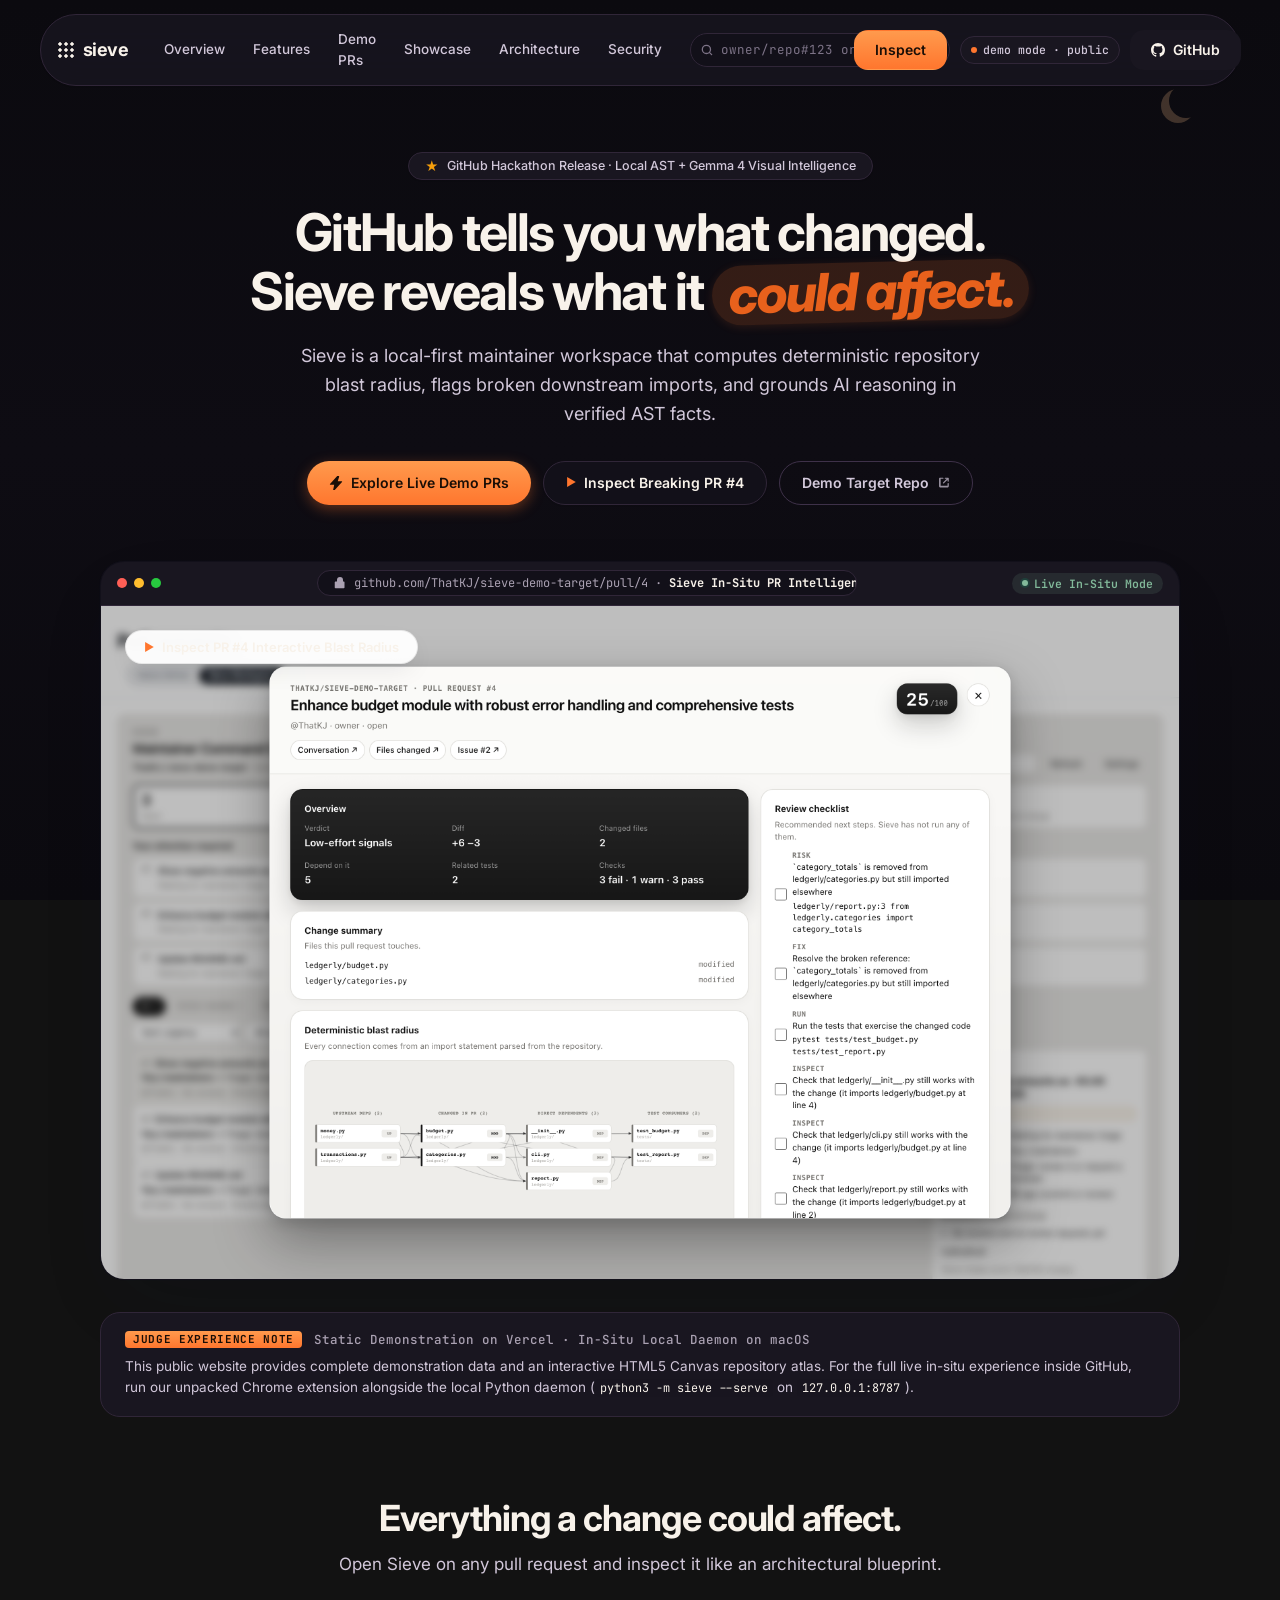
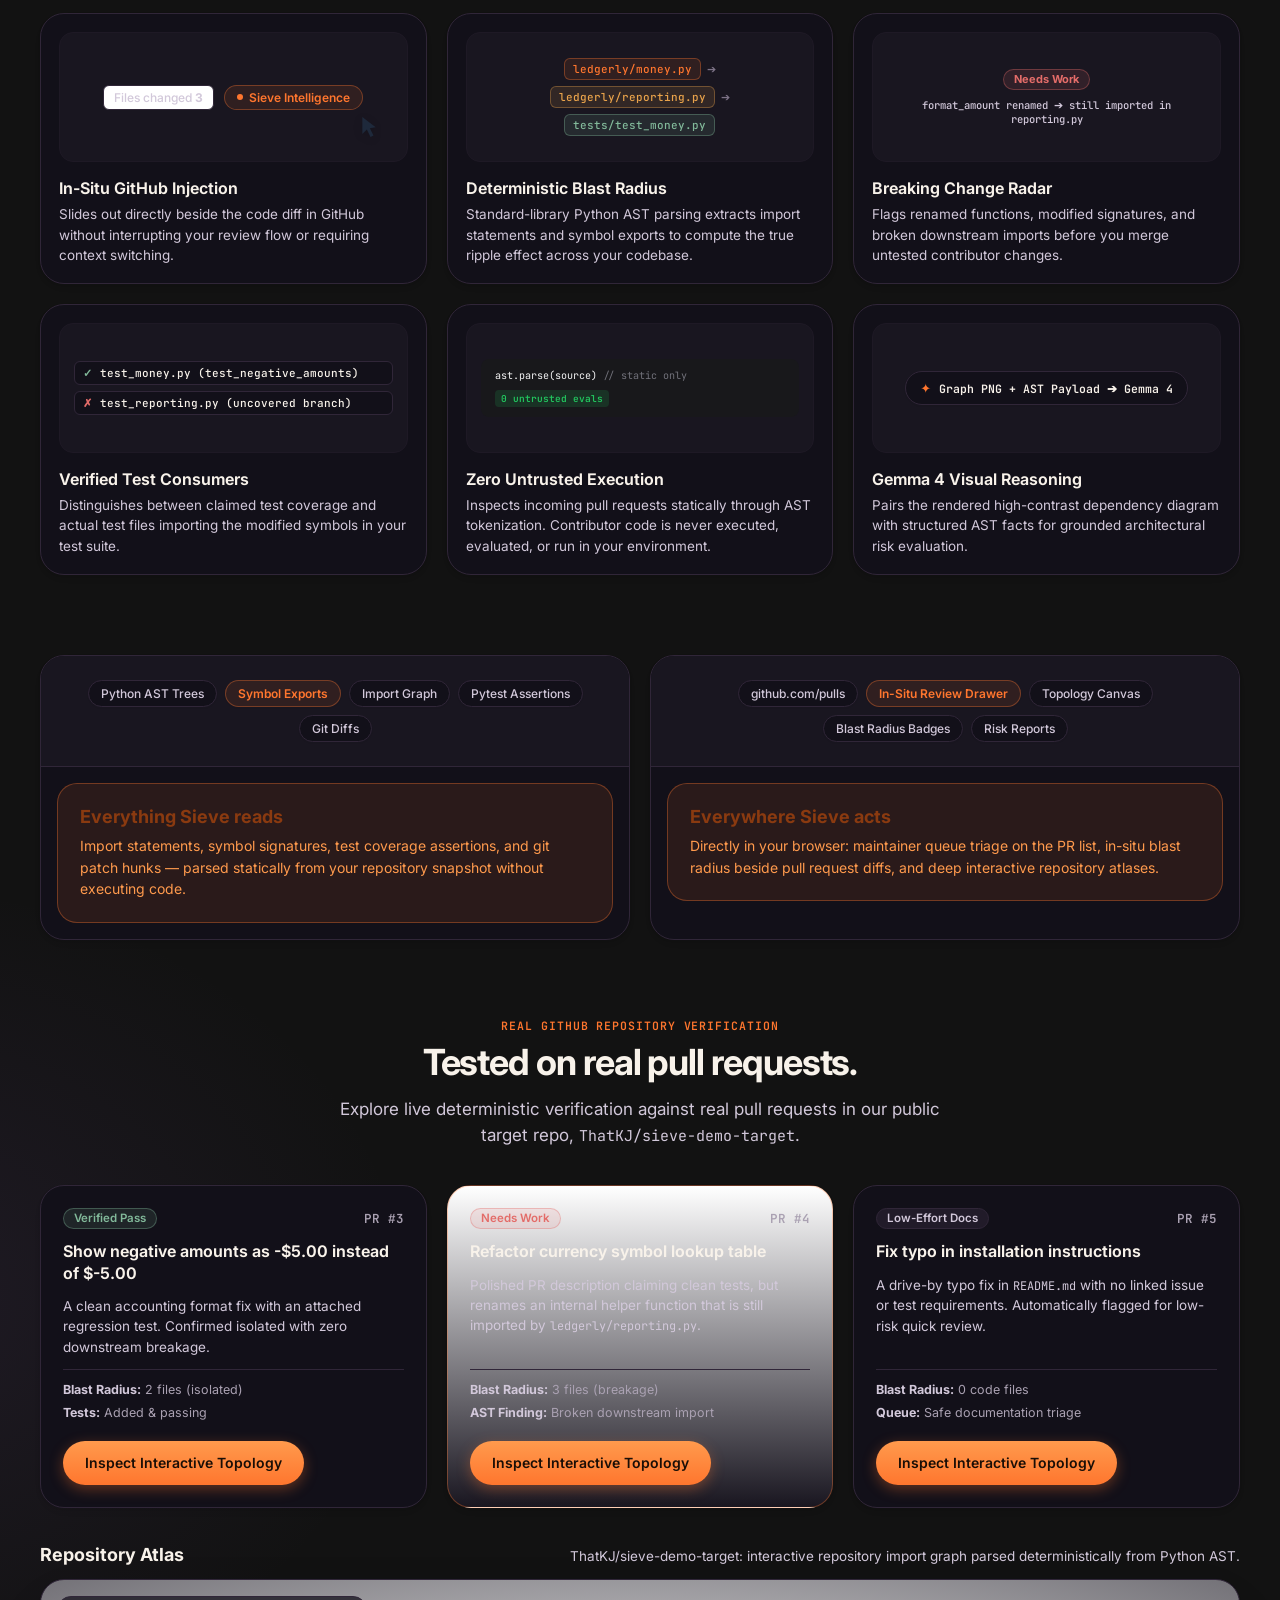
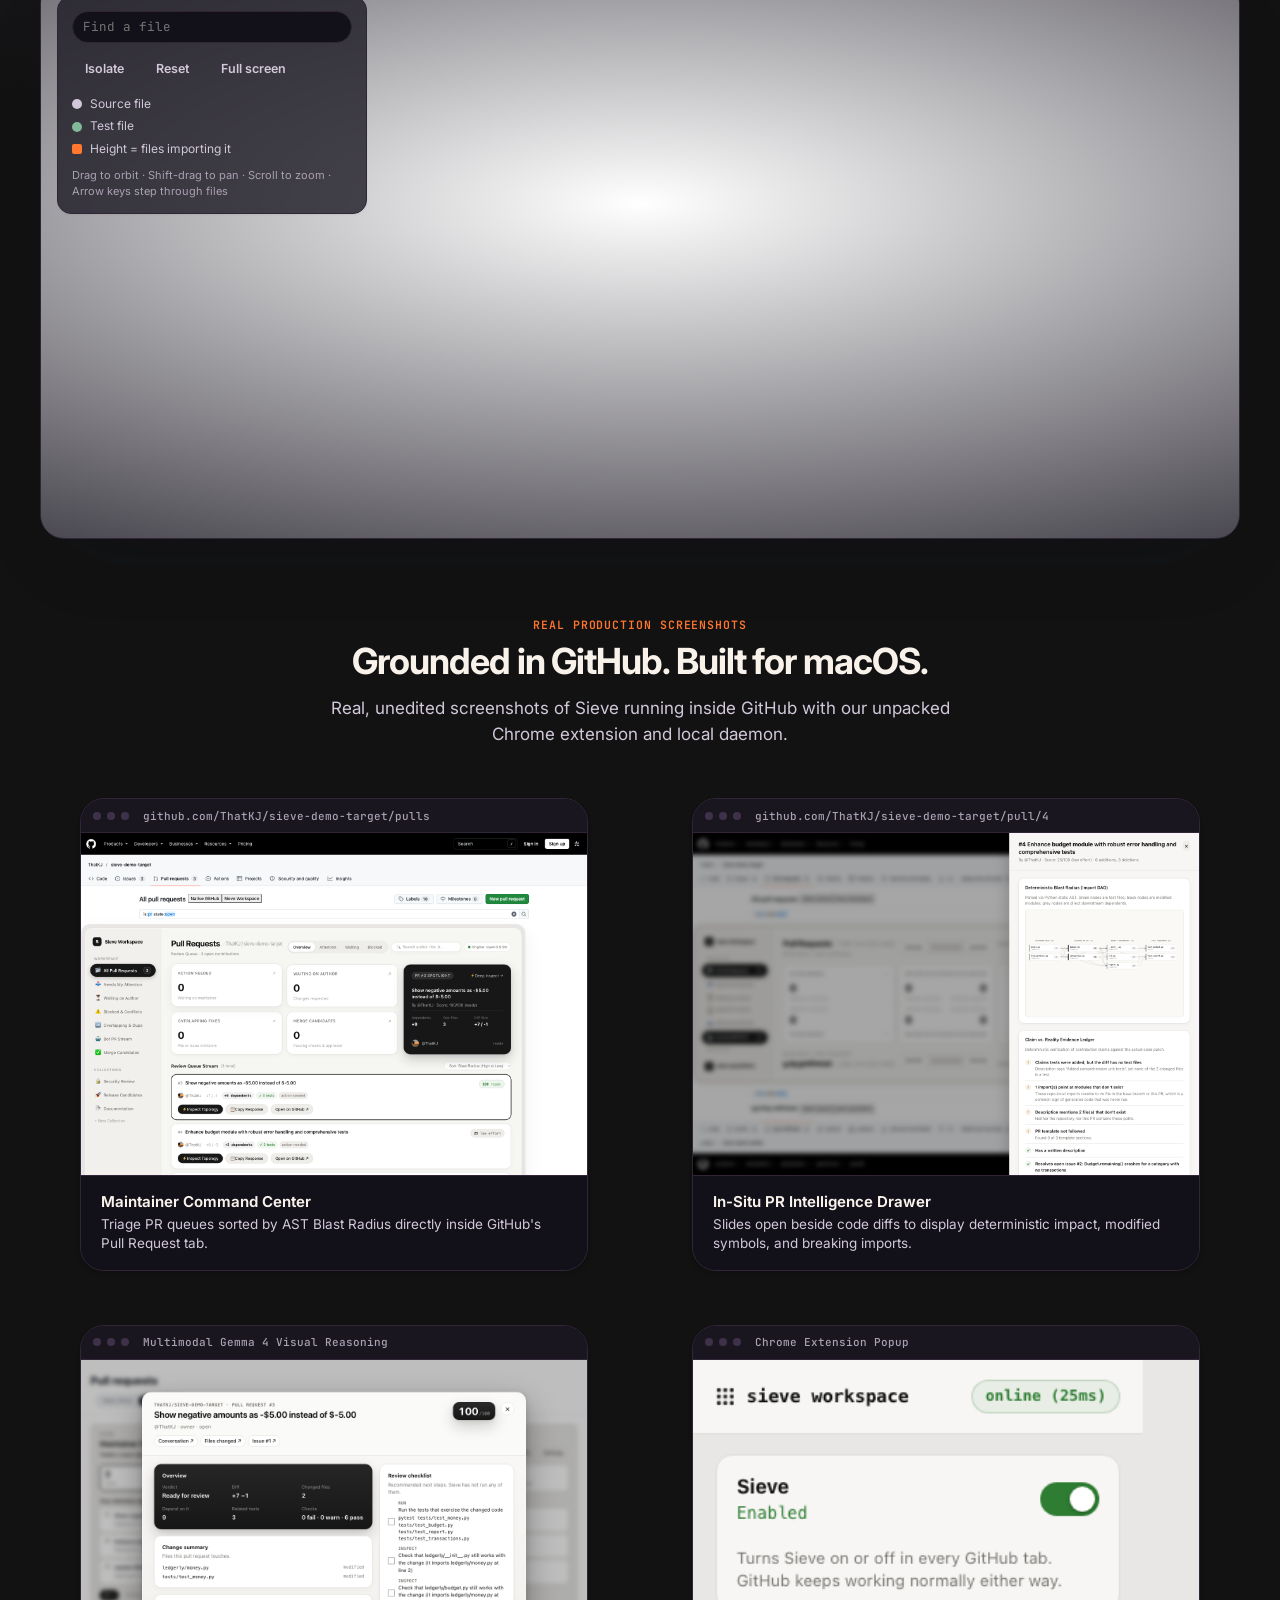
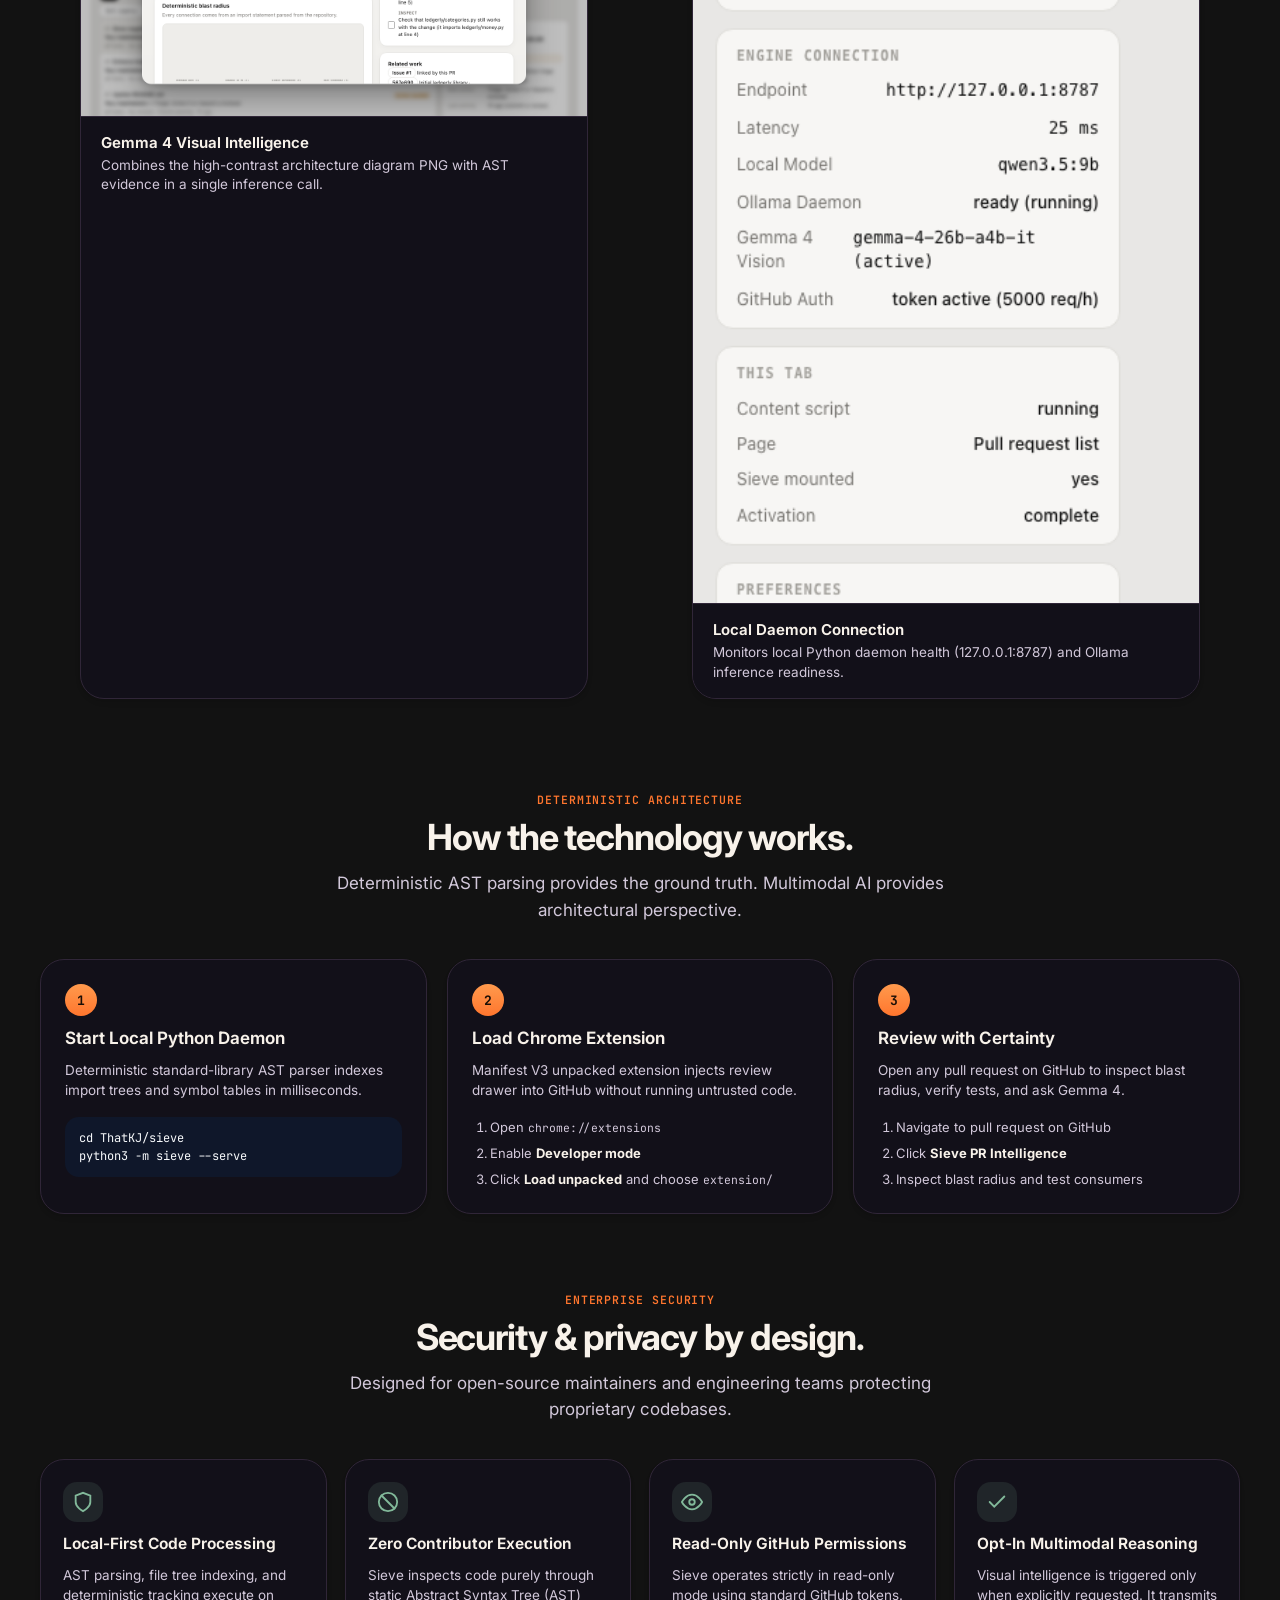
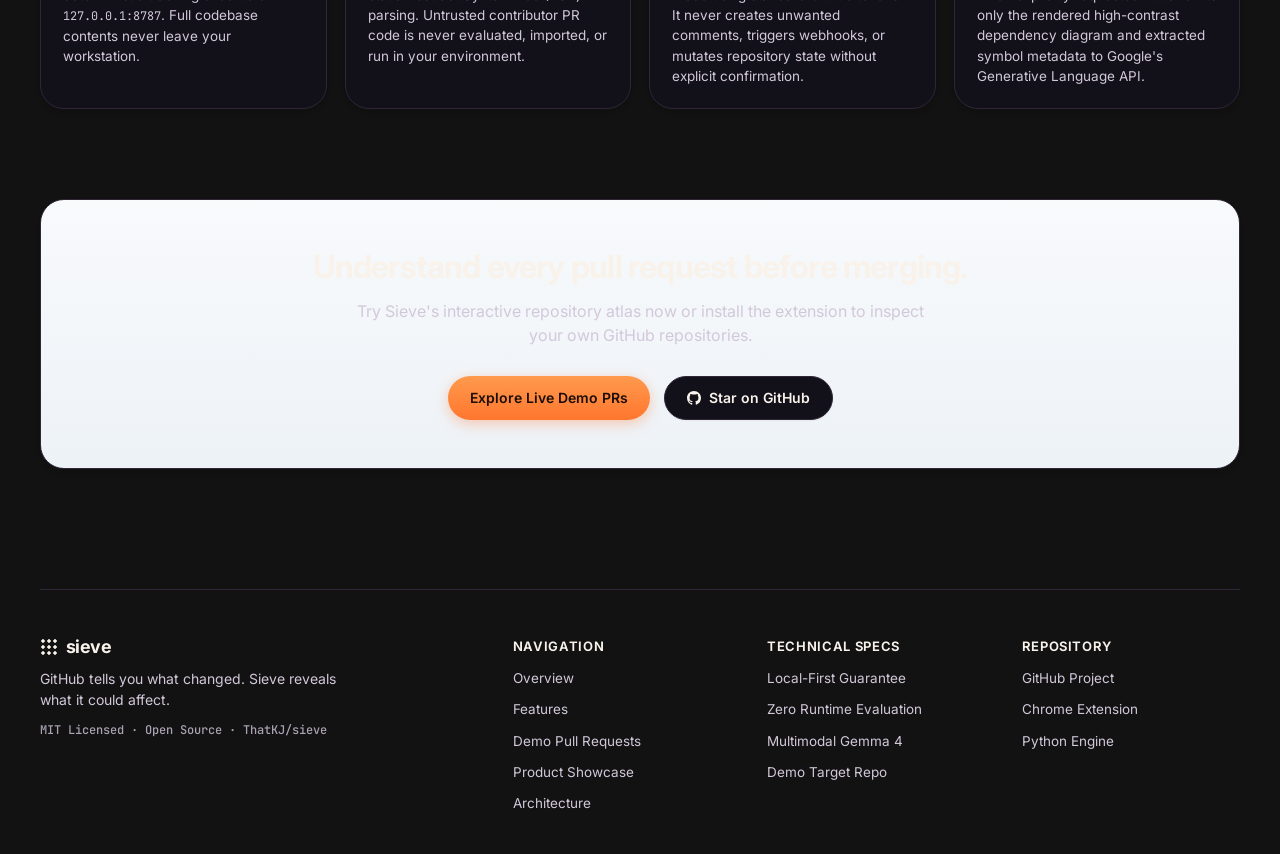
<file: web/index.html>
<!doctype html>
<html lang="en">
<head>
  <meta charset="utf-8">
  <meta name="viewport" content="width=device-width, initial-scale=1">
  <title>Sieve: GitHub, Redesigned for Maintainers</title>
  <meta name="description" content="GitHub tells you what changed. Sieve reveals what it could affect. Local-first deterministic AST analysis and multimodal Gemma 4 intelligence for GitHub maintainers.">
  <link rel="preconnect" href="https://fonts.googleapis.com">
  <link rel="preconnect" href="https://fonts.gstatic.com" crossorigin>
  <link href="https://fonts.googleapis.com/css2?family=Inter:wght@400;500;600;700;800&family=JetBrains+Mono:wght@400;500;600&display=swap" rel="stylesheet">
  <link rel="stylesheet" href="style.css">
  <link rel="icon" href="data:image/svg+xml,<svg xmlns='http://www.w3.org/2000/svg' viewBox='0 0 16 16'><g fill='%231d1d1f'><circle cx='3' cy='3' r='1.5'/><circle cx='8' cy='3' r='1.5'/><circle cx='13' cy='3' r='1.5'/><circle cx='3' cy='8' r='1.5'/><circle cx='8' cy='8' r='1.5'/><circle cx='13' cy='8' r='1.5'/><circle cx='8' cy='13' r='1.5'/></g></svg>">
</head>
<body>
  <a class="skip" href="#main">Skip to content</a>

  <!-- TOP FLOATING NAVBAR -->
  <header class="toolbar glass" role="banner">
    <div class="nav-left">
      <a class="brand" href="/" aria-label="Sieve, home">
        <span class="mesh" aria-hidden="true"></span>
        <span class="brand-text">sieve</span>
      </a>

      <nav class="site-nav" aria-label="Main Navigation">
        <a href="#overview" class="nav-link">Overview</a>
        <a href="#features" class="nav-link">Features</a>
        <a href="#demo" class="nav-link">Demo PRs</a>
        <a href="#screenshots" class="nav-link">Showcase</a>
        <a href="#architecture" class="nav-link">Architecture</a>
        <a href="#security" class="nav-link">Security</a>
      </nav>
    </div>

    <div class="nav-right">
      <form id="form" class="field" role="search" autocomplete="off">
        <label for="target" class="sr">Pull request or repository</label>
        <svg class="field-icon" viewBox="0 0 24 24" aria-hidden="true"><circle cx="11" cy="11" r="7"/><path d="m20 20-3.5-3.5"/></svg>
        <input id="target" spellcheck="false" placeholder="owner/repo#123 or repo">
        <button type="submit" id="go" class="btn primary btn-nav-inspect">Inspect</button>
      </form>

      <div class="status" id="status" aria-live="polite"></div>

      <a href="https://github.com/ThatKJ/sieve" target="_blank" rel="noopener" class="btn btn-github-nav">
        <svg class="github-icon" viewBox="0 0 16 16" width="14" height="14" aria-hidden="true"><path fill="currentColor" d="M8 0C3.58 0 0 3.58 0 8c0 3.54 2.29 6.53 5.47 7.59.4.07.55-.17.55-.38 0-.19-.01-.82-.01-1.49-2.01.37-2.53-.49-2.69-.94-.09-.23-.48-.94-.82-1.13-.28-.15-.68-.52-.01-.53.63-.01 1.08.58 1.23.82.72 1.21 1.87.87 2.33.66.07-.52.28-.87.51-1.07-1.78-.2-3.64-.89-3.64-3.95 0-.87.31-1.59.82-2.15-.08-.2-.36-1.02.08-2.12 0 0 .67-.21 2.2.82.64-.18 1.32-.27 2-.27.68 0 1.36.09 2 .27 1.53-1.04 2.2-.82 2.2-.82.44 1.1.16 1.92.08 2.12.51.56.82 1.27.82 2.15 0 3.07-1.87 3.75-3.65 3.95.29.25.54.73.54 1.48 0 1.07-.01 1.93-.01 2.2 0 .21.15.46.55.38A8.012 8.012 0 0 0 16 8c0-4.42-3.58-8-8-8z"/></svg>
        <span>GitHub</span>
      </a>
    </div>
  </header>

  <main id="main">
    <p class="banner" id="error" role="alert" hidden></p>

    <!-- MAIN HOME / PUBLIC PRODUCT VIEW -->
    <section id="home" class="view">
      
      <!-- HERO SECTION -->
      <section id="overview" class="hero-section">
        <div class="hero-badge">
          <span class="badge-star" aria-hidden="true">★</span>
          <span>GitHub Hackathon Release · Local AST + Gemma 4 Visual Intelligence</span>
        </div>

        <h1 class="display hero-title">
          GitHub tells you what changed.<br>
          Sieve reveals what it <span class="hero-highlight">could affect.</span>
        </h1>

        <p class="lede hero-lede">
          Sieve is a local-first maintainer workspace that computes deterministic repository blast radius, flags broken downstream imports, and grounds AI reasoning in verified AST facts.
        </p>

        <div class="hero-actions">
          <a href="#demo" class="btn primary pill-cta">
            <svg viewBox="0 0 16 16" width="14" height="14" aria-hidden="true"><path fill="currentColor" d="M11.251.068a.5.5 0 0 1 .42.58L10.026 6H14.5a.5.5 0 0 1 .372.832l-9.5 10.5a.5.5 0 0 1-.853-.487L5.974 10H1.5a.5.5 0 0 1-.372-.832l9.5-10.5a.5.5 0 0 1 .623-.1z"/></svg>
            <span>Explore Live Demo PRs</span>
          </a>
          <button type="button" class="btn secondary pill-cta" onclick="start('ThatKJ/sieve-demo-target#4')">
            <span class="play-triangle">▶</span>
            <span>Inspect Breaking PR #4</span>
          </button>
          <a href="https://github.com/ThatKJ/sieve-demo-target" target="_blank" rel="noopener" class="btn outline pill-cta">
            <span>Demo Target Repo</span>
            <svg class="icon-external" viewBox="0 0 16 16" width="13" height="13" aria-hidden="true"><path fill="currentColor" d="M3.75 2h3.5a.75.75 0 0 1 0 1.5H4.5v8.5h8.5V9.25a.75.75 0 0 1 1.5 0v3.5A1.25 1.25 0 0 1 13.25 14H3.75A1.25 1.25 0 0 1 2.5 12.75V3.25C2.5 2.56 3.06 2 3.75 2Zm6.5 0h3.5a.75.75 0 0 1 .75.75v3.5a.75.75 0 0 1-1.5 0V4.56L8.53 9.03a.75.75 0 0 1-1.06-1.06L11.94 3.5h-1.69a.75.75 0 0 1 0-1.5Z"/></svg>
          </a>
        </div>

        <!-- HERO PRODUCT FRAME -->
        <div class="hero-frame-wrapper">
          <div class="browser-frame">
            <div class="browser-header">
              <div class="browser-dots">
                <span class="dot-red"></span>
                <span class="dot-yellow"></span>
                <span class="dot-green"></span>
              </div>
              <div class="browser-address-bar">
                <svg class="lock-icon" viewBox="0 0 16 16" width="12" height="12"><path fill="currentColor" d="M4 6V4a4 4 0 1 1 8 0v2h1a1 1 0 0 1 1 1v7a1 1 0 0 1-1 1H2a1 1 0 0 1-1-1V7a1 1 0 0 1 1-1h2Zm2-2a2 2 0 1 0 4 0v2H6V4Z"/></svg>
                <span>github.com/ThatKJ/sieve-demo-target/pull/4 · <strong>Sieve In-Situ PR Intelligence Active</strong></span>
              </div>
              <div class="browser-badge">
                <span class="pulse-dot"></span>
                <span>Live In-Situ Mode</span>
              </div>
            </div>
            <div class="browser-content">
              <img src="assets/hero-showcase.png" alt="Sieve In-Situ PR Intelligence Drawer inside GitHub" class="hero-img" loading="eager">
              <div class="floating-hero-pill" onclick="start('ThatKJ/sieve-demo-target#4')" role="button" tabindex="0">
                <span class="pill-play-icon">▶</span>
                <span>Inspect PR #4 Interactive Blast Radius</span>
              </div>
            </div>
          </div>
        </div>

        <div class="judge-note-card">
          <div class="judge-note-header">
            <span class="judge-tag">Judge Experience Note</span>
            <span class="judge-env">Static Demonstration on Vercel · In-Situ Local Daemon on macOS</span>
          </div>
          <p class="judge-note-text">
            This public website provides complete demonstration data and an interactive HTML5 Canvas repository atlas. For the full live in-situ experience inside GitHub, run our unpacked Chrome extension alongside the local Python daemon (<code>python3 -m sieve --serve</code> on <code>127.0.0.1:8787</code>).
          </p>
        </div>
      </section>

      <!-- 6-CARD FEATURE MATRIX: EVERYTHING A PULL REQUEST AFFECTS -->
      <section id="features" class="section-block">
        <div class="section-head text-center">
          <h2 class="section-title-large">Everything a change could affect.</h2>
          <p class="section-sub-large">
            Open Sieve on any pull request and inspect it like an architectural blueprint.
          </p>
        </div>

        <div class="features-grid">
          
          <!-- Card 1: In-Situ GitHub Inspection -->
          <article class="feature-card">
            <div class="feature-preview-box">
              <div class="mini-toolbar">
                <span class="mini-gh-tab">Files changed <strong>3</strong></span>
                <div class="mini-sieve-trigger">
                  <span class="mini-sieve-dot"></span>
                  <span>Sieve Intelligence</span>
                </div>
              </div>
              <div class="mini-cursor">
                <svg viewBox="0 0 24 24" width="20" height="20" fill="#1E293B"><path d="M4 0l16 12.279-6.951 1.17 4.325 8.817-3.596 1.734-4.35-8.879-5.428 5.428z"/></svg>
              </div>
            </div>
            <div class="feature-body">
              <h3 class="feature-title">In-Situ GitHub Injection</h3>
              <p class="feature-desc">
                Slides out directly beside the code diff in GitHub without interrupting your review flow or requiring context switching.
              </p>
            </div>
          </article>

          <!-- Card 2: Deterministic Blast Radius -->
          <article class="feature-card">
            <div class="feature-preview-box">
              <div class="mini-chips-flow">
                <span class="mini-chip mod">ledgerly/money.py</span>
                <span class="mini-arrow">➔</span>
                <span class="mini-chip warn">ledgerly/reporting.py</span>
                <span class="mini-arrow">➔</span>
                <span class="mini-chip pass">tests/test_money.py</span>
              </div>
            </div>
            <div class="feature-body">
              <h3 class="feature-title">Deterministic Blast Radius</h3>
              <p class="feature-desc">
                Standard-library Python AST parsing extracts import statements and symbol exports to compute the true ripple effect across your codebase.
              </p>
            </div>
          </article>

          <!-- Card 3: Breaking Change Radar -->
          <article class="feature-card">
            <div class="feature-preview-box">
              <div class="mini-verdict-box">
                <span class="mini-status-badge fail">Needs Work</span>
                <span class="mini-code-warn">format_amount renamed ➔ still imported in reporting.py</span>
              </div>
            </div>
            <div class="feature-body">
              <h3 class="feature-title">Breaking Change Radar</h3>
              <p class="feature-desc">
                Flags renamed functions, modified signatures, and broken downstream imports before you merge untested contributor changes.
              </p>
            </div>
          </article>

          <!-- Card 4: Verified Test Coverage -->
          <article class="feature-card">
            <div class="feature-preview-box">
              <div class="mini-test-coverage">
                <div class="mini-test-row pass">
                  <span class="test-icon">✓</span>
                  <span>test_money.py (test_negative_amounts)</span>
                </div>
                <div class="mini-test-row missing">
                  <span class="test-icon">✗</span>
                  <span>test_reporting.py (uncovered branch)</span>
                </div>
              </div>
            </div>
            <div class="feature-body">
              <h3 class="feature-title">Verified Test Consumers</h3>
              <p class="feature-desc">
                Distinguishes between claimed test coverage and actual test files importing the modified symbols in your test suite.
              </p>
            </div>
          </article>

          <!-- Card 5: Zero Runtime Execution -->
          <article class="feature-card">
            <div class="feature-preview-box">
              <div class="mini-code-window">
                <code>ast.parse(source) <span class="code-comment">// static only</span></code>
                <span class="mini-security-tag">0 untrusted evals</span>
              </div>
            </div>
            <div class="feature-body">
              <h3 class="feature-title">Zero Untrusted Execution</h3>
              <p class="feature-desc">
                Inspects incoming pull requests statically through AST tokenization. Contributor code is never executed, evaluated, or run in your environment.
              </p>
            </div>
          </article>

          <!-- Card 6: Multimodal Gemma 4 AI -->
          <article class="feature-card">
            <div class="feature-preview-box">
              <div class="mini-gemma-pill">
                <span class="gemma-sparkle">✦</span>
                <span class="gemma-text">Graph PNG + AST Payload ➔ Gemma 4</span>
              </div>
            </div>
            <div class="feature-body">
              <h3 class="feature-title">Gemma 4 Visual Reasoning</h3>
              <p class="feature-desc">
                Pairs the rendered high-contrast dependency diagram with structured AST facts for grounded architectural risk evaluation.
              </p>
            </div>
          </article>

        </div>
      </section>

      <!-- DUAL HORIZONTAL SPLIT CARDS: EVERYTHING IT READS & EVERYWHERE IT ACTS -->
      <section class="section-block">
        <div class="dual-cards-grid">
          
          <!-- Left Card: Everything Sieve Reads -->
          <div class="dual-card">
            <div class="dual-card-fan">
              <span class="fan-pill">Python AST Trees</span>
              <span class="fan-pill highlight">Symbol Exports</span>
              <span class="fan-pill">Import Graph</span>
              <span class="fan-pill">Pytest Assertions</span>
              <span class="fan-pill">Git Diffs</span>
            </div>
            <div class="dual-card-soft-container">
              <h3 class="dual-card-title">Everything Sieve reads</h3>
              <p class="dual-card-desc">
                Import statements, symbol signatures, test coverage assertions, and git patch hunks — parsed statically from your repository snapshot without executing code.
              </p>
            </div>
          </div>

          <!-- Right Card: Everywhere Sieve Acts -->
          <div class="dual-card">
            <div class="dual-card-fan">
              <span class="fan-pill">github.com/pulls</span>
              <span class="fan-pill highlight">In-Situ Review Drawer</span>
              <span class="fan-pill">Topology Canvas</span>
              <span class="fan-pill">Blast Radius Badges</span>
              <span class="fan-pill">Risk Reports</span>
            </div>
            <div class="dual-card-soft-container">
              <h3 class="dual-card-title">Everywhere Sieve acts</h3>
              <p class="dual-card-desc">
                Directly in your browser: maintainer queue triage on the PR list, in-situ blast radius beside pull request diffs, and deep interactive repository atlases.
              </p>
            </div>
          </div>

        </div>
      </section>

      <!-- DEMO SECTION & INTERACTIVE REPOSITORY ATLAS -->
      <section id="demo" class="section-block">
        <div class="section-head text-center">
          <p class="eyebrow">Real GitHub Repository Verification</p>
          <h2 class="section-title-large">Tested on real pull requests.</h2>
          <p class="section-sub-large">
            Explore live deterministic verification against real pull requests in our public target repo, <code>ThatKJ/sieve-demo-target</code>.
          </p>
        </div>

        <div class="demo-cards-grid">
          
          <!-- Demo PR 3 -->
          <article class="demo-card">
            <div class="demo-card-header">
              <span class="chip ready">Verified Pass</span>
              <span class="demo-pr-num">PR #3</span>
            </div>
            <h3 class="demo-pr-title">Show negative amounts as -$5.00 instead of $-5.00</h3>
            <p class="demo-pr-desc">
              A clean accounting format fix with an attached regression test. Confirmed isolated with zero downstream breakage.
            </p>
            <div class="demo-meta">
              <span><strong>Blast Radius:</strong> 2 files (isolated)</span>
              <span><strong>Tests:</strong> Added & passing</span>
            </div>
            <button type="button" class="btn primary small pill-cta demo-inspect-btn" onclick="start('ThatKJ/sieve-demo-target#3')">
              Inspect Interactive Topology
            </button>
          </article>

          <!-- Demo PR 4 -->
          <article class="demo-card featured-demo-card">
            <div class="demo-card-header">
              <span class="chip needs-work">Needs Work</span>
              <span class="demo-pr-num">PR #4</span>
            </div>
            <h3 class="demo-pr-title">Refactor currency symbol lookup table</h3>
            <p class="demo-pr-desc">
              Polished PR description claiming clean tests, but renames an internal helper function that is still imported by <code>ledgerly/reporting.py</code>.
            </p>
            <div class="demo-meta">
              <span><strong>Blast Radius:</strong> 3 files (breakage)</span>
              <span><strong>AST Finding:</strong> Broken downstream import</span>
            </div>
            <button type="button" class="btn primary small pill-cta demo-inspect-btn" onclick="start('ThatKJ/sieve-demo-target#4')">
              Inspect Interactive Topology
            </button>
          </article>

          <!-- Demo PR 5 -->
          <article class="demo-card">
            <div class="demo-card-header">
              <span class="chip low-effort">Low-Effort Docs</span>
              <span class="demo-pr-num">PR #5</span>
            </div>
            <h3 class="demo-pr-title">Fix typo in installation instructions</h3>
            <p class="demo-pr-desc">
              A drive-by typo fix in <code>README.md</code> with no linked issue or test requirements. Automatically flagged for low-risk quick review.
            </p>
            <div class="demo-meta">
              <span><strong>Blast Radius:</strong> 0 code files</span>
              <span><strong>Queue:</strong> Safe documentation triage</span>
            </div>
            <button type="button" class="btn primary small pill-cta demo-inspect-btn" onclick="start('ThatKJ/sieve-demo-target#5')">
              Inspect Interactive Topology
            </button>
          </article>

        </div>

        <!-- INTERACTIVE WORKBENCH MOUNT -->
        <div id="demo-atlas-mount" class="demo-atlas-mount"></div>
      </section>

      <!-- REAL IN-SITU SCREENSHOTS SHOWCASE -->
      <section id="screenshots" class="section-block">
        <div class="section-head text-center">
          <p class="eyebrow">Real Production Screenshots</p>
          <h2 class="section-title-large">Grounded in GitHub. Built for macOS.</h2>
          <p class="section-sub-large">
            Real, unedited screenshots of Sieve running inside GitHub with our unpacked Chrome extension and local daemon.
          </p>
        </div>

        <div class="screenshots-grid">
          
          <figure class="screenshot-item">
            <div class="screenshot-window-bar">
              <span class="sw-dot"></span><span class="sw-dot"></span><span class="sw-dot"></span>
              <span class="sw-title">github.com/ThatKJ/sieve-demo-target/pulls</span>
            </div>
            <img src="assets/command-center.png" alt="Maintainer Command Center inside GitHub Dark UI" loading="lazy">
            <figcaption>
              <strong>Maintainer Command Center</strong>
              <span>Triage PR queues sorted by AST Blast Radius directly inside GitHub's Pull Request tab.</span>
            </figcaption>
          </figure>

          <figure class="screenshot-item">
            <div class="screenshot-window-bar">
              <span class="sw-dot"></span><span class="sw-dot"></span><span class="sw-dot"></span>
              <span class="sw-title">github.com/ThatKJ/sieve-demo-target/pull/4</span>
            </div>
            <img src="assets/pr-intelligence-drawer.png" alt="In-Situ PR Intelligence Drawer inspecting PR #4" loading="lazy">
            <figcaption>
              <strong>In-Situ PR Intelligence Drawer</strong>
              <span>Slides open beside code diffs to display deterministic impact, modified symbols, and breaking imports.</span>
            </figcaption>
          </figure>

          <figure class="screenshot-item">
            <div class="screenshot-window-bar">
              <span class="sw-dot"></span><span class="sw-dot"></span><span class="sw-dot"></span>
              <span class="sw-title">Multimodal Gemma 4 Visual Reasoning</span>
            </div>
            <img src="assets/gemma-visual-intelligence.png" alt="Multimodal Gemma 4 Visual Intelligence" loading="lazy">
            <figcaption>
              <strong>Gemma 4 Visual Intelligence</strong>
              <span>Combines the high-contrast architecture diagram PNG with AST evidence in a single inference call.</span>
            </figcaption>
          </figure>

          <figure class="screenshot-item">
            <div class="screenshot-window-bar">
              <span class="sw-dot"></span><span class="sw-dot"></span><span class="sw-dot"></span>
              <span class="sw-title">Chrome Extension Popup</span>
            </div>
            <img src="assets/extension-popup.png" alt="Chrome Extension Popup & Local Daemon Status" loading="lazy">
            <figcaption>
              <strong>Local Daemon Connection</strong>
              <span>Monitors local Python daemon health (127.0.0.1:8787) and Ollama inference readiness.</span>
            </figcaption>
          </figure>

        </div>
      </section>

      <!-- HOW THE TECHNOLOGY WORKS: 3-STEP ARCHITECTURE -->
      <section id="architecture" class="section-block">
        <div class="section-head text-center">
          <p class="eyebrow">Deterministic Architecture</p>
          <h2 class="section-title-large">How the technology works.</h2>
          <p class="section-sub-large">
            Deterministic AST parsing provides the ground truth. Multimodal AI provides architectural perspective.
          </p>
        </div>

        <div class="install-steps-grid">
          
          <div class="install-step-card">
            <div class="step-badge">1</div>
            <h3 class="step-title">Start Local Python Daemon</h3>
            <p class="step-desc">Deterministic standard-library AST parser indexes import trees and symbol tables in milliseconds.</p>
            <pre class="code-block"><code>cd ThatKJ/sieve
python3 -m sieve --serve</code></pre>
          </div>

          <div class="install-step-card">
            <div class="step-badge">2</div>
            <h3 class="step-title">Load Chrome Extension</h3>
            <p class="step-desc">Manifest V3 unpacked extension injects review drawer into GitHub without running untrusted code.</p>
            <ol class="step-list">
              <li>Open <code>chrome://extensions</code></li>
              <li>Enable <strong>Developer mode</strong></li>
              <li>Click <strong>Load unpacked</strong> and choose <code>extension/</code></li>
            </ol>
          </div>

          <div class="install-step-card">
            <div class="step-badge">3</div>
            <h3 class="step-title">Review with Certainty</h3>
            <p class="step-desc">Open any pull request on GitHub to inspect blast radius, verify tests, and ask Gemma 4.</p>
            <ol class="step-list">
              <li>Navigate to pull request on GitHub</li>
              <li>Click <strong>Sieve PR Intelligence</strong></li>
              <li>Inspect blast radius and test consumers</li>
            </ol>
          </div>

        </div>
      </section>

      <!-- SECURITY & PRIVACY GUARANTEES -->
      <section id="security" class="section-block">
        <div class="section-head text-center">
          <p class="eyebrow">Enterprise Security</p>
          <h2 class="section-title-large">Security & privacy by design.</h2>
          <p class="section-sub-large">
            Designed for open-source maintainers and engineering teams protecting proprietary codebases.
          </p>
        </div>

        <div class="privacy-grid">
          
          <div class="privacy-card">
            <div class="privacy-icon">
              <svg viewBox="0 0 24 24" width="22" height="22" fill="none" stroke="currentColor" stroke-width="2" stroke-linecap="round"><path d="M12 22s8-4 8-10V5l-8-3-8 3v7c0 6 8 10 8 10z"/></svg>
            </div>
            <h3 class="privacy-title">Local-First Code Processing</h3>
            <p class="privacy-desc">
              AST parsing, file tree indexing, and deterministic tracking execute on <code>127.0.0.1:8787</code>. Full codebase contents never leave your workstation.
            </p>
          </div>

          <div class="privacy-card">
            <div class="privacy-icon">
              <svg viewBox="0 0 24 24" width="22" height="22" fill="none" stroke="currentColor" stroke-width="2" stroke-linecap="round"><circle cx="12" cy="12" r="10"/><line x1="4.93" y1="4.93" x2="19.07" y2="19.07"/></svg>
            </div>
            <h3 class="privacy-title">Zero Contributor Execution</h3>
            <p class="privacy-desc">
              Sieve inspects code purely through static Abstract Syntax Tree (AST) parsing. Untrusted contributor PR code is never evaluated, imported, or run in your environment.
            </p>
          </div>

          <div class="privacy-card">
            <div class="privacy-icon">
              <svg viewBox="0 0 24 24" width="22" height="22" fill="none" stroke="currentColor" stroke-width="2" stroke-linecap="round"><path d="M1 12s4-8 11-8 11 8 11 8-4 8-11 8-11-8-11-8z"/><circle cx="12" cy="12" r="3"/></svg>
            </div>
            <h3 class="privacy-title">Read-Only GitHub Permissions</h3>
            <p class="privacy-desc">
              Sieve operates strictly in read-only mode using standard GitHub tokens. It never creates unwanted comments, triggers webhooks, or mutates repository state without explicit confirmation.
            </p>
          </div>

          <div class="privacy-card">
            <div class="privacy-icon">
              <svg viewBox="0 0 24 24" width="22" height="22" fill="none" stroke="currentColor" stroke-width="2" stroke-linecap="round"><polyline points="20 6 9 17 4 12"/></svg>
            </div>
            <h3 class="privacy-title">Opt-In Multimodal Reasoning</h3>
            <p class="privacy-desc">
              Visual intelligence is triggered only when explicitly requested. It transmits only the rendered high-contrast dependency diagram and extracted symbol metadata to Google's Generative Language API.
            </p>
          </div>

        </div>
      </section>

      <!-- FINAL CALL TO ACTION BANNER -->
      <section class="section-block final-cta-block">
        <div class="final-cta-card">
          <h2 class="final-cta-title">Understand every pull request before merging.</h2>
          <p class="final-cta-sub">
            Try Sieve's interactive repository atlas now or install the extension to inspect your own GitHub repositories.
          </p>
          <div class="final-cta-actions">
            <a href="#demo" class="btn primary pill-cta">Explore Live Demo PRs</a>
            <a href="https://github.com/ThatKJ/sieve" target="_blank" rel="noopener" class="btn secondary pill-cta">
              <svg class="github-icon" viewBox="0 0 16 16" width="14" height="14" aria-hidden="true"><path fill="currentColor" d="M8 0C3.58 0 0 3.58 0 8c0 3.54 2.29 6.53 5.47 7.59.4.07.55-.17.55-.38 0-.19-.01-.82-.01-1.49-2.01.37-2.53-.49-2.69-.94-.09-.23-.48-.94-.82-1.13-.28-.15-.68-.52-.01-.53.63-.01 1.08.58 1.23.82.72 1.21 1.87.87 2.33.66.07-.52.28-.87.51-1.07-1.78-.2-3.64-.89-3.64-3.95 0-.87.31-1.59.82-2.15-.08-.2-.36-1.02.08-2.12 0 0 .67-.21 2.2.82.64-.18 1.32-.27 2-.27.68 0 1.36.09 2 .27 1.53-1.04 2.2-.82 2.2-.82.44 1.1.16 1.92.08 2.12.51.56.82 1.27.82 2.15 0 3.07-1.87 3.75-3.65 3.95.29.25.54.73.54 1.48 0 1.07-.01 1.93-.01 2.2 0 .21.15.46.55.38A8.012 8.012 0 0 0 16 8c0-4.42-3.58-8-8-8z"/></svg>
              <span>Star on GitHub</span>
            </a>
          </div>
        </div>
      </section>

    </section>

    <!-- PR REVIEW VIEW (FOR ARBITRARY OR CLICKED PR INSPECTION) -->
    <section id="review" class="view" hidden></section>

    <!-- REPO QUEUE VIEW -->
    <section id="repo" class="view" hidden></section>
  </main>

  <!-- REFINED MODERN FOOTER -->
  <footer class="foot" role="contentinfo">
    <div class="foot-col foot-brand">
      <a class="brand" href="/" aria-label="Sieve, home">
        <span class="mesh" aria-hidden="true"></span>
        <span class="brand-text">sieve</span>
      </a>
      <p class="foot-tagline">GitHub tells you what changed. Sieve reveals what it could affect.</p>
      <span class="foot-meta">MIT Licensed · Open Source · ThatKJ/sieve</span>
    </div>

    <div class="foot-col">
      <h4 class="foot-heading">Navigation</h4>
      <ul class="foot-links">
        <li><a href="#overview">Overview</a></li>
        <li><a href="#features">Features</a></li>
        <li><a href="#demo">Demo Pull Requests</a></li>
        <li><a href="#screenshots">Product Showcase</a></li>
        <li><a href="#architecture">Architecture</a></li>
      </ul>
    </div>

    <div class="foot-col">
      <h4 class="foot-heading">Technical Specs</h4>
      <ul class="foot-links">
        <li><a href="#security">Local-First Guarantee</a></li>
        <li><a href="#security">Zero Runtime Evaluation</a></li>
        <li><a href="#security">Multimodal Gemma 4</a></li>
        <li><a href="https://github.com/ThatKJ/sieve-demo-target" target="_blank" rel="noopener">Demo Target Repo</a></li>
      </ul>
    </div>

    <div class="foot-col">
      <h4 class="foot-heading">Repository</h4>
      <ul class="foot-links">
        <li><a href="https://github.com/ThatKJ/sieve" target="_blank" rel="noopener">GitHub Project</a></li>
        <li><a href="https://github.com/ThatKJ/sieve/tree/main/extension" target="_blank" rel="noopener">Chrome Extension</a></li>
        <li><a href="https://github.com/ThatKJ/sieve/tree/main/sieve" target="_blank" rel="noopener">Python Engine</a></li>
      </ul>
    </div>
  </footer>

  <script src="demo-data.js"></script>
  <script src="atlas.js"></script>
  <script src="app.js"></script>
</body>
</html>
</file>
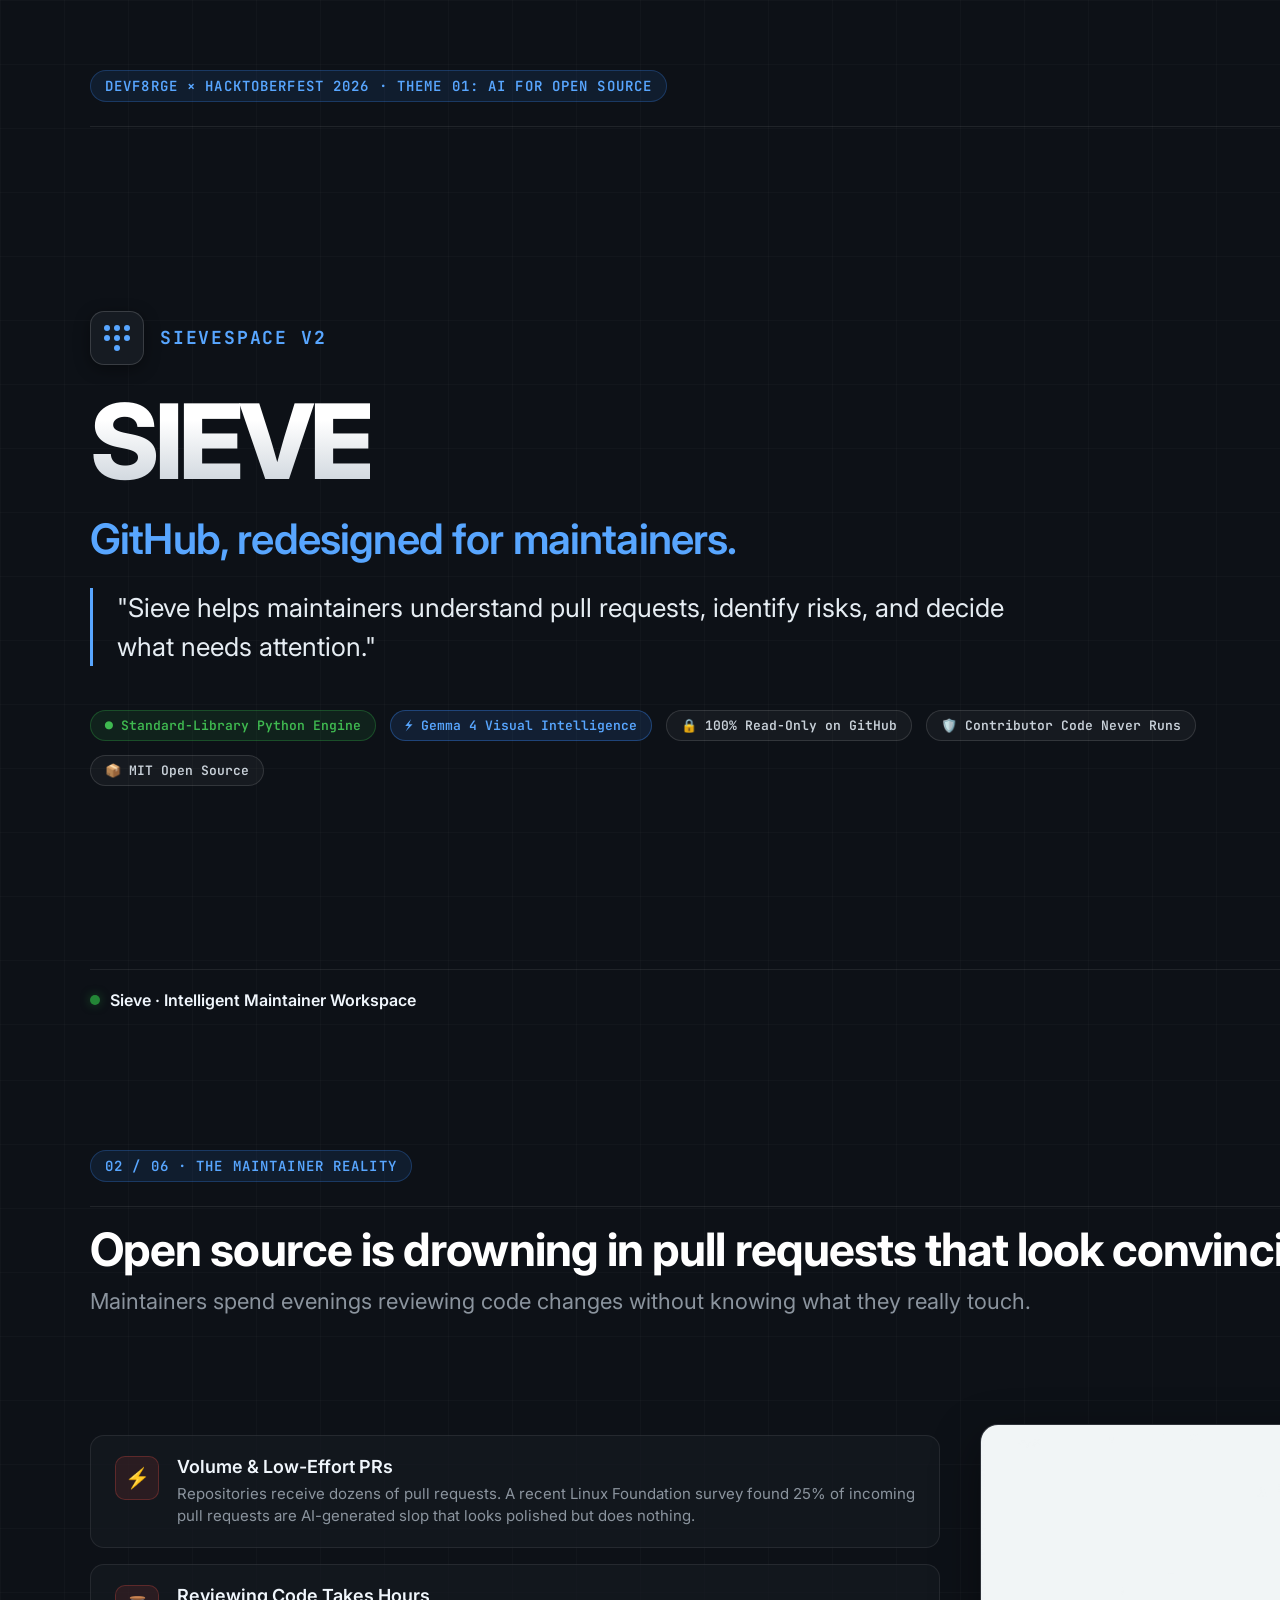
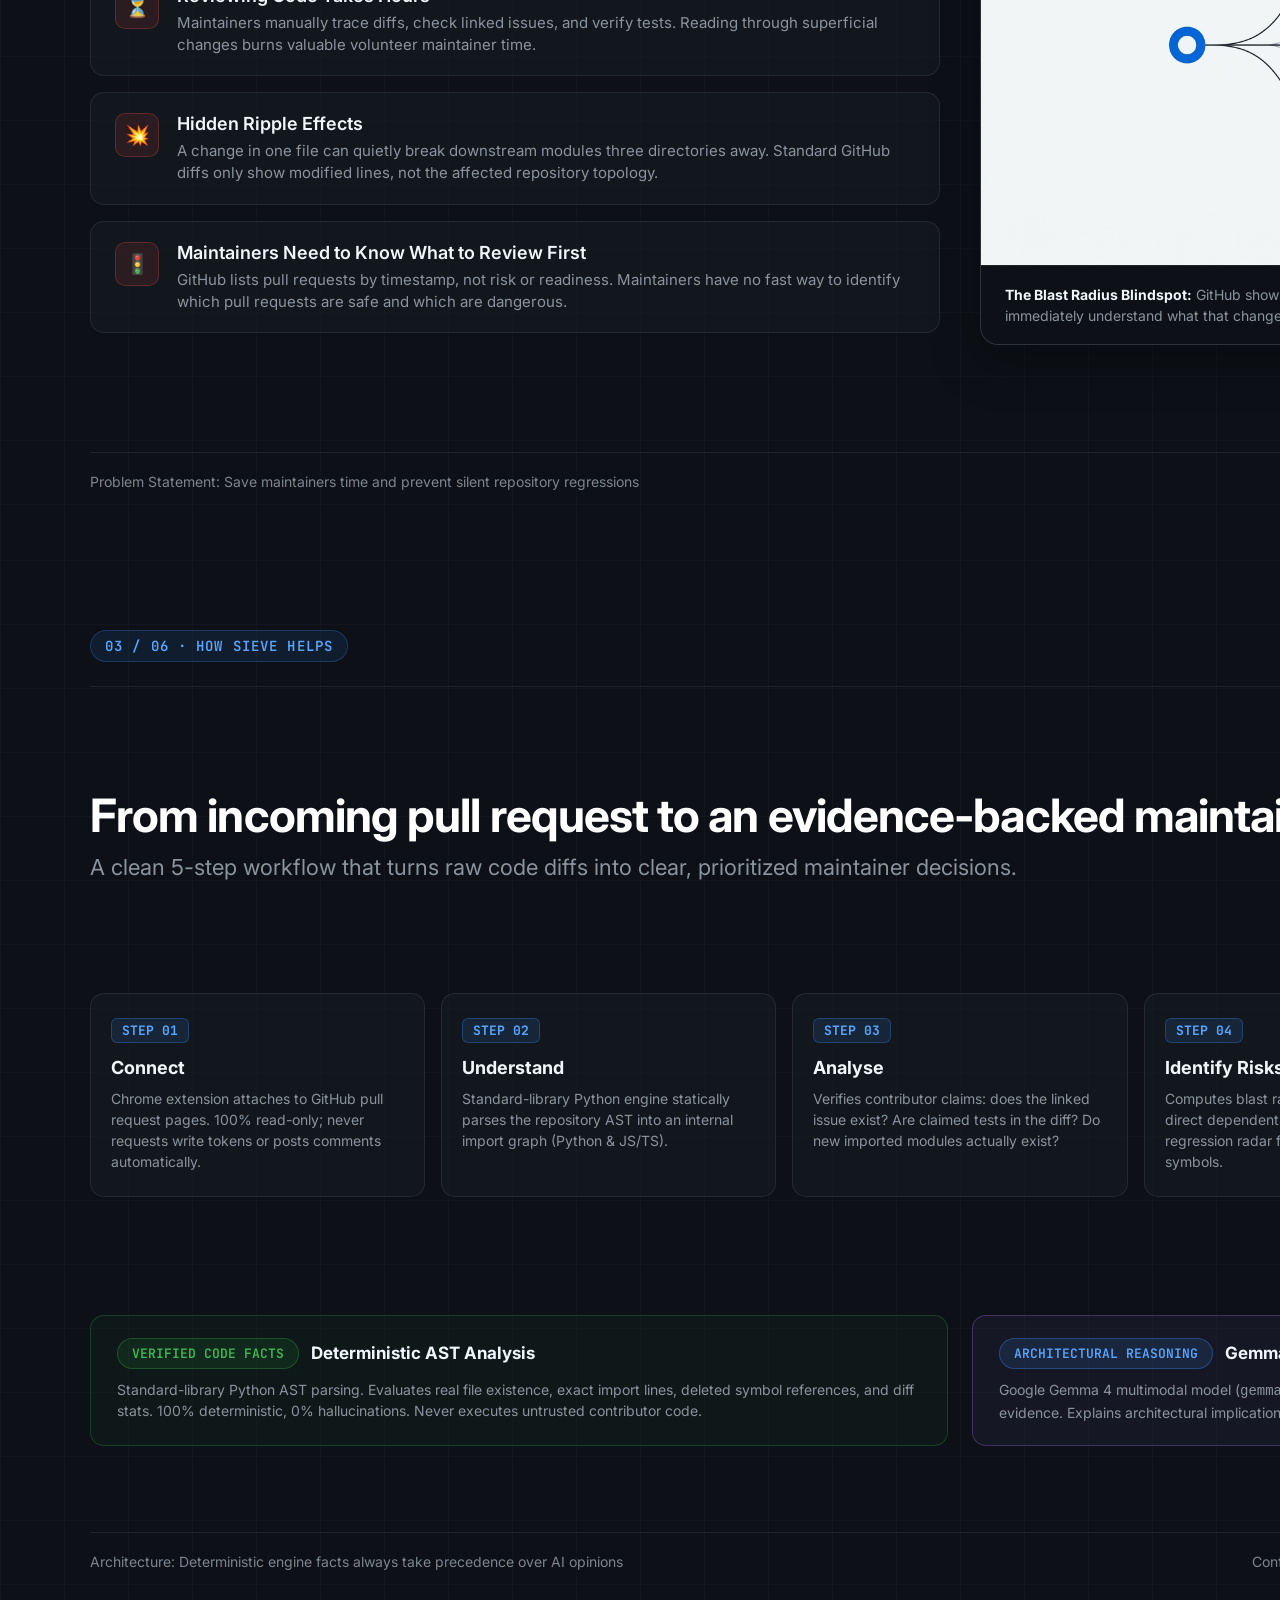
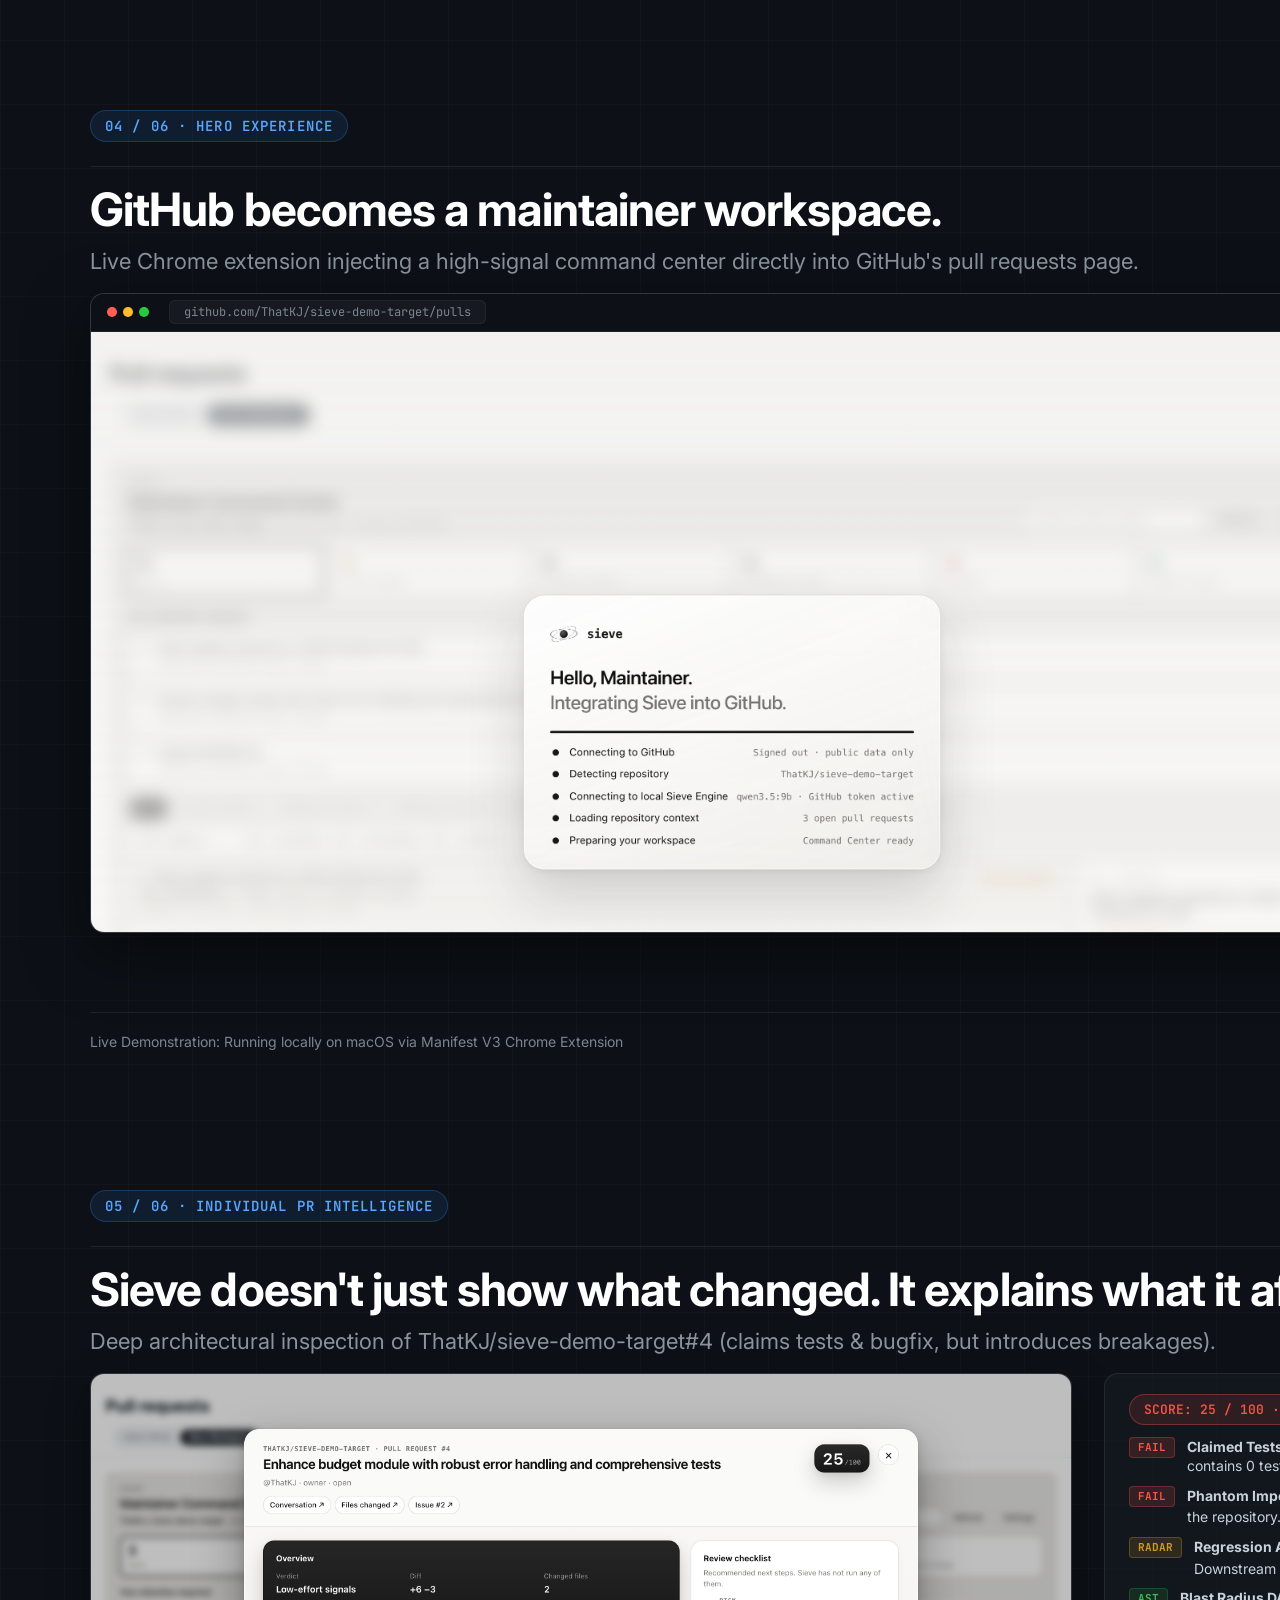
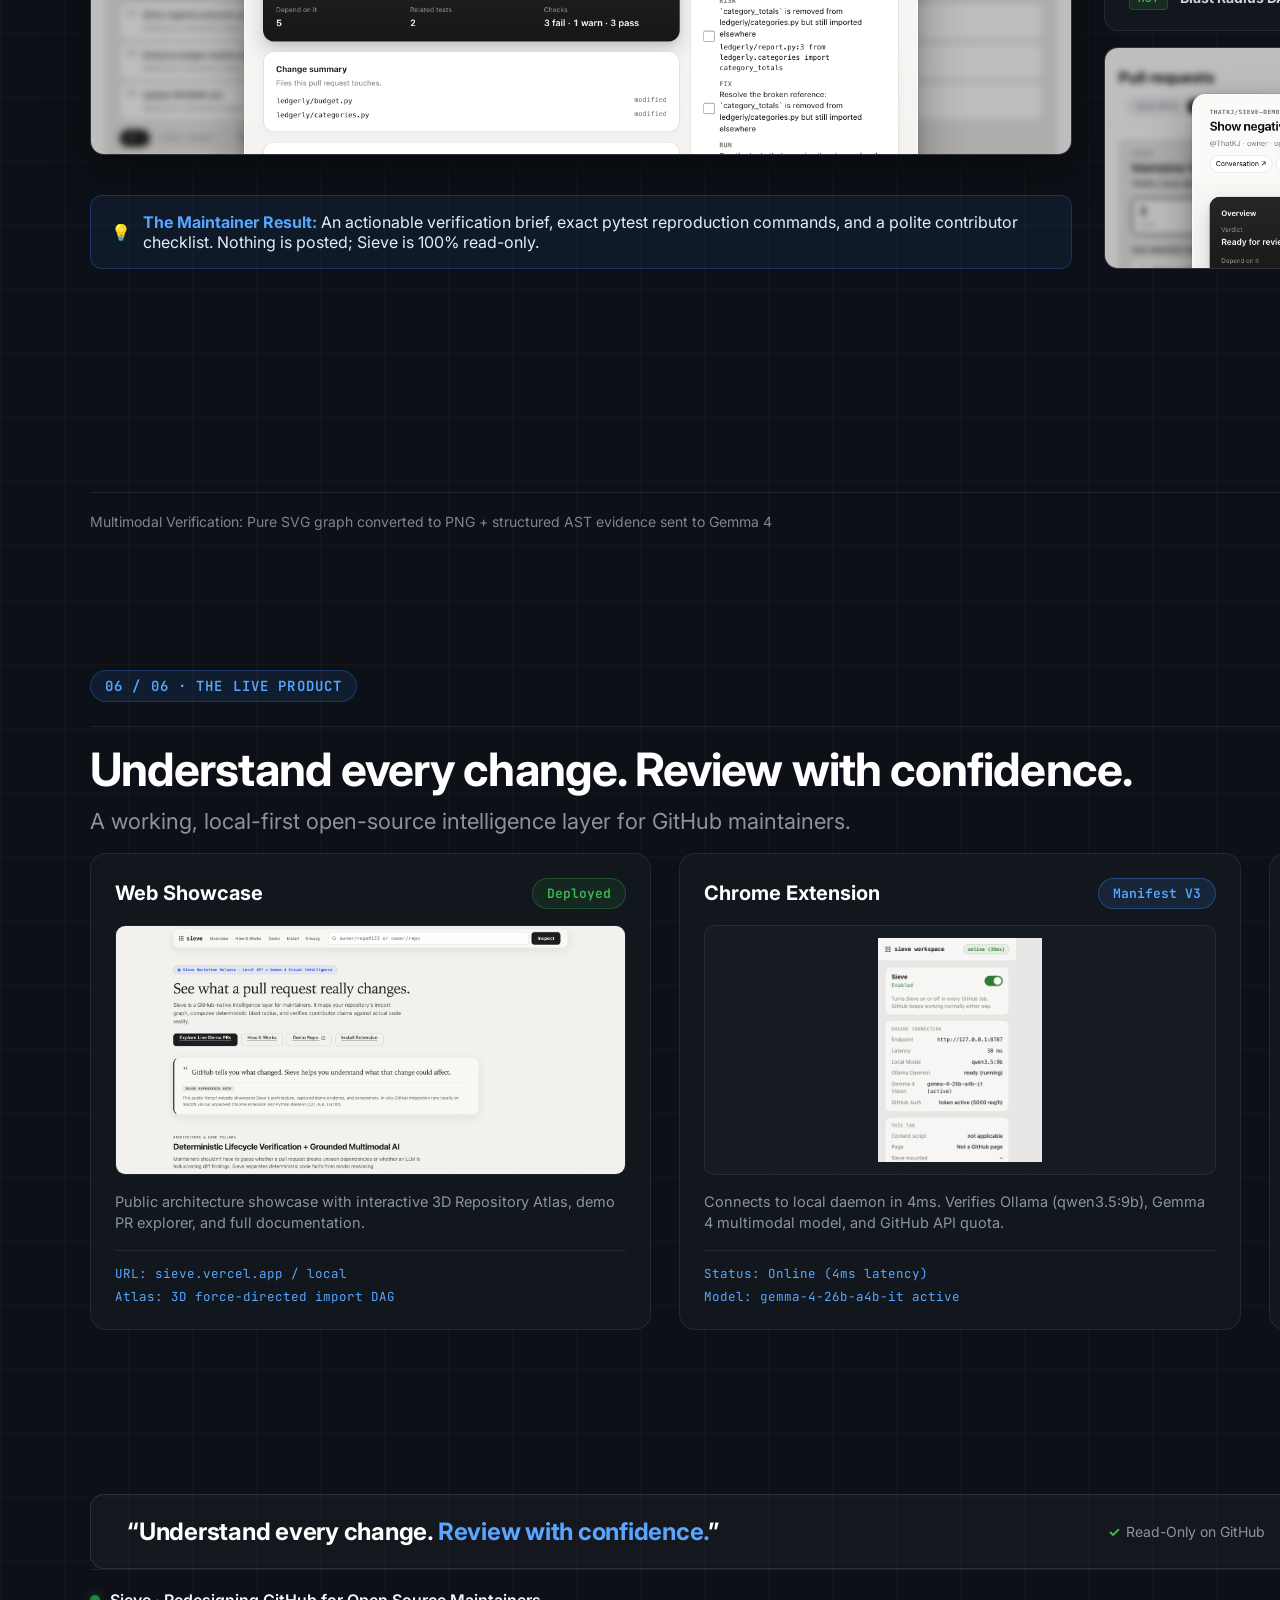
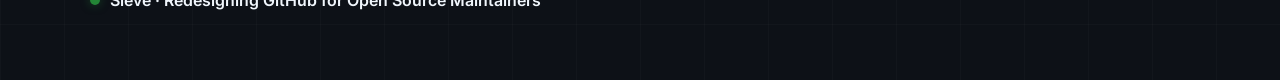
<file: presentation/slides.html>
<!doctype html>
<html lang="en">
<head>
  <meta charset="utf-8">
  <title>Sieve — Final Hackathon Presentation</title>
  <style>
    @import url('https://fonts.googleapis.com/css2?family=Inter:wght@300;400;500;600;700;800&family=JetBrains+Mono:wght@400;500;600;700&display=swap');

    * {
      box-sizing: border-box;
      margin: 0;
      padding: 0;
    }

    body {
      background: #06090e;
      color: #f0f6fc;
      font-family: 'Inter', -apple-system, BlinkMacSystemFont, "Segoe UI", Roboto, sans-serif;
      -webkit-font-smoothing: antialiased;
      margin: 0;
      padding: 0;
    }

    .slide {
      width: 1920px;
      height: 1080px;
      position: relative;
      overflow: hidden;
      background: #0d1117;
      page-break-after: always;
      padding: 70px 90px;
      display: flex;
      flex-direction: column;
      justify-content: space-between;
    }

    /* Ambient background grid */
    .slide::before {
      content: "";
      position: absolute;
      top: 0; left: 0; right: 0; bottom: 0;
      background-image: 
        linear-gradient(rgba(255, 255, 255, 0.02) 1px, transparent 1px),
        linear-gradient(90deg, rgba(255, 255, 255, 0.02) 1px, transparent 1px);
      background-size: 64px 64px;
      pointer-events: none;
      z-index: 0;
    }

    .slide-content {
      position: relative;
      z-index: 1;
      height: 100%;
      display: flex;
      flex-direction: column;
      justify-content: space-between;
    }

    /* Header bar */
    .slide-header {
      display: flex;
      justify-content: space-between;
      align-items: center;
      padding-bottom: 24px;
      border-bottom: 1px solid rgba(255, 255, 255, 0.08);
    }

    .eyebrow-tag {
      display: inline-flex;
      align-items: center;
      gap: 8px;
      font-family: 'JetBrains Mono', monospace;
      font-size: 14px;
      font-weight: 600;
      text-transform: uppercase;
      letter-spacing: 0.08em;
      color: #58a6ff;
      background: rgba(56, 139, 253, 0.1);
      padding: 6px 14px;
      border-radius: 999px;
      border: 1px solid rgba(56, 139, 253, 0.25);
    }

    .slide-num {
      font-family: 'JetBrains Mono', monospace;
      font-size: 15px;
      color: #7d8590;
      font-weight: 500;
    }

    /* Slide Titles */
    .title-group {
      margin-top: 16px;
    }

    .slide-title {
      font-size: 46px;
      font-weight: 700;
      color: #ffffff;
      line-height: 1.15;
      letter-spacing: -0.02em;
    }

    .slide-subtitle {
      font-size: 22px;
      color: #8b949e;
      margin-top: 10px;
      font-weight: 400;
      line-height: 1.4;
    }

    /* Footer bar */
    .slide-footer {
      display: flex;
      justify-content: space-between;
      align-items: center;
      padding-top: 20px;
      border-top: 1px solid rgba(255, 255, 255, 0.08);
      font-size: 14px;
      color: #7d8590;
    }

    .brand-mark {
      display: flex;
      align-items: center;
      gap: 10px;
      font-weight: 600;
      color: #f0f6fc;
      font-size: 16px;
    }

    .brand-dot {
      width: 10px;
      height: 10px;
      border-radius: 50%;
      background: #238636;
      box-shadow: 0 0 10px rgba(35, 134, 54, 0.5);
    }

    /* Badges & Chips */
    .pill {
      display: inline-flex;
      align-items: center;
      gap: 6px;
      padding: 6px 14px;
      border-radius: 999px;
      font-size: 13px;
      font-weight: 600;
      font-family: 'JetBrains Mono', monospace;
      border: 1px solid rgba(255, 255, 255, 0.12);
      background: rgba(255, 255, 255, 0.04);
      color: #c9d1d9;
    }

    .pill.green {
      background: rgba(46, 160, 67, 0.12);
      border-color: rgba(46, 160, 67, 0.35);
      color: #3fb950;
    }

    .pill.blue {
      background: rgba(56, 139, 253, 0.12);
      border-color: rgba(56, 139, 253, 0.35);
      color: #58a6ff;
    }

    .pill.amber {
      background: rgba(210, 153, 34, 0.12);
      border-color: rgba(210, 153, 34, 0.35);
      color: #d29922;
    }

    .pill.red {
      background: rgba(248, 81, 73, 0.12);
      border-color: rgba(248, 81, 73, 0.35);
      color: #f85149;
    }

    /* Glass Cards */
    .card {
      background: rgba(22, 27, 34, 0.7);
      backdrop-filter: blur(12px);
      border: 1px solid rgba(255, 255, 255, 0.08);
      border-radius: 16px;
      padding: 26px;
      box-shadow: 0 8px 32px rgba(0, 0, 0, 0.3);
    }

    /* SLIDE 1: COVER */
    .cover-body {
      display: flex;
      flex-direction: column;
      justify-content: center;
      align-items: flex-start;
      margin: auto 0;
      max-width: 1200px;
    }

    .cover-logo-row {
      display: flex;
      align-items: center;
      gap: 16px;
      margin-bottom: 24px;
    }

    .cover-logo-icon {
      width: 54px;
      height: 54px;
      border-radius: 14px;
      background: #161b22;
      border: 1px solid rgba(255, 255, 255, 0.15);
      display: flex;
      align-items: center;
      justify-content: center;
      box-shadow: 0 4px 16px rgba(0,0,0,0.4);
    }

    .cover-title {
      font-size: 104px;
      font-weight: 800;
      color: #ffffff;
      letter-spacing: -0.04em;
      line-height: 1;
      margin-bottom: 20px;
      background: linear-gradient(180deg, #ffffff 30%, #c9d1d9 100%);
      -webkit-background-clip: text;
      -webkit-text-fill-color: transparent;
    }

    .cover-tagline {
      font-size: 42px;
      font-weight: 600;
      color: #58a6ff;
      letter-spacing: -0.02em;
      margin-bottom: 24px;
    }

    .cover-sentence {
      font-size: 26px;
      color: #e6edf3;
      line-height: 1.5;
      font-weight: 400;
      max-width: 950px;
      margin-bottom: 44px;
      border-left: 3px solid #58a6ff;
      padding-left: 24px;
    }

    .cover-badges {
      display: flex;
      flex-wrap: wrap;
      gap: 14px;
    }

    /* SLIDE 2: PROBLEM */
    .problem-grid {
      display: grid;
      grid-template-columns: 1fr 1fr;
      gap: 40px;
      align-items: center;
      margin: auto 0;
    }

    .problem-cards {
      display: flex;
      flex-direction: column;
      gap: 16px;
    }

    .problem-card {
      background: rgba(22, 27, 34, 0.7);
      border: 1px solid rgba(255, 255, 255, 0.08);
      border-radius: 14px;
      padding: 20px 24px;
      display: flex;
      align-items: flex-start;
      gap: 18px;
    }

    .problem-icon-wrap {
      width: 44px;
      height: 44px;
      border-radius: 10px;
      background: rgba(248, 81, 73, 0.1);
      border: 1px solid rgba(248, 81, 73, 0.25);
      display: flex;
      align-items: center;
      justify-content: center;
      color: #f85149;
      flex-shrink: 0;
      font-size: 20px;
    }

    .problem-card-title {
      font-size: 18px;
      font-weight: 600;
      color: #f0f6fc;
      margin-bottom: 6px;
    }

    .problem-card-desc {
      font-size: 15px;
      color: #8b949e;
      line-height: 1.45;
    }

    .problem-visual-wrap {
      background: #161b22;
      border: 1px solid rgba(255, 255, 255, 0.1);
      border-radius: 18px;
      overflow: hidden;
      box-shadow: 0 16px 48px rgba(0, 0, 0, 0.4);
      display: flex;
      flex-direction: column;
    }

    .problem-visual-wrap img {
      width: 100%;
      height: 440px;
      object-fit: cover;
      display: block;
    }

    .problem-visual-caption {
      padding: 18px 24px;
      background: rgba(13, 17, 23, 0.95);
      border-top: 1px solid rgba(255, 255, 255, 0.08);
      font-size: 14px;
      color: #8b949e;
      line-height: 1.5;
    }

    .problem-visual-caption strong {
      color: #f0f6fc;
    }

    /* SLIDE 3: WORKFLOW */
    .workflow-steps {
      display: grid;
      grid-template-columns: repeat(5, 1fr);
      gap: 16px;
      margin: 24px 0 32px 0;
    }

    .workflow-card {
      background: rgba(22, 27, 34, 0.7);
      border: 1px solid rgba(255, 255, 255, 0.08);
      border-radius: 14px;
      padding: 24px 20px;
      position: relative;
    }

    .step-num-pill {
      font-family: 'JetBrains Mono', monospace;
      font-size: 13px;
      font-weight: 700;
      color: #58a6ff;
      background: rgba(56, 139, 253, 0.12);
      border: 1px solid rgba(56, 139, 253, 0.3);
      padding: 3px 10px;
      border-radius: 6px;
      display: inline-block;
      margin-bottom: 14px;
    }

    .step-title {
      font-size: 18px;
      font-weight: 700;
      color: #f0f6fc;
      margin-bottom: 10px;
    }

    .step-desc {
      font-size: 14px;
      color: #8b949e;
      line-height: 1.5;
    }

    .distinction-container {
      display: grid;
      grid-template-columns: 1fr 1fr;
      gap: 24px;
    }

    .distinction-card {
      border-radius: 14px;
      padding: 22px 26px;
      border: 1px solid;
    }

    .distinction-card.deterministic {
      background: rgba(35, 134, 54, 0.06);
      border-color: rgba(46, 160, 67, 0.3);
    }

    .distinction-card.model {
      background: rgba(163, 113, 247, 0.06);
      border-color: rgba(163, 113, 247, 0.3);
    }

    .distinction-header {
      display: flex;
      align-items: center;
      gap: 12px;
      margin-bottom: 10px;
    }

    .distinction-title {
      font-size: 17px;
      font-weight: 700;
      color: #f0f6fc;
    }

    .distinction-desc {
      font-size: 14px;
      color: #8b949e;
      line-height: 1.5;
    }

    /* SLIDE 4: HERO MISSION CONTROL */
    .hero-view-container {
      margin: 16px 0 auto 0;
      display: grid;
      grid-template-columns: 3fr 1fr;
      gap: 28px;
      align-items: center;
    }

    .browser-frame {
      background: #161b22;
      border: 1px solid rgba(255, 255, 255, 0.12);
      border-radius: 14px;
      overflow: hidden;
      box-shadow: 0 20px 60px rgba(0, 0, 0, 0.55);
    }

    .browser-bar {
      height: 38px;
      background: #0d1117;
      border-bottom: 1px solid rgba(255, 255, 255, 0.08);
      display: flex;
      align-items: center;
      padding: 0 16px;
      gap: 8px;
    }

    .browser-dots {
      display: flex;
      gap: 6px;
    }

    .b-dot {
      width: 10px;
      height: 10px;
      border-radius: 50%;
    }
    .b-dot.r { background: #ff5f56; }
    .b-dot.y { background: #ffbd2e; }
    .b-dot.g { background: #27c93f; }

    .browser-url {
      font-family: 'JetBrains Mono', monospace;
      font-size: 12px;
      color: #7d8590;
      background: rgba(255, 255, 255, 0.04);
      padding: 3px 14px;
      border-radius: 6px;
      margin-left: 12px;
      border: 1px solid rgba(255, 255, 255, 0.06);
    }

    .browser-frame img {
      width: 100%;
      height: 600px;
      object-fit: cover;
      object-position: top;
      display: block;
    }

    .hero-callouts {
      display: flex;
      flex-direction: column;
      gap: 16px;
    }

    .callout-box {
      background: rgba(22, 27, 34, 0.85);
      border: 1px solid rgba(255, 255, 255, 0.08);
      border-radius: 12px;
      padding: 18px 20px;
    }

    .callout-box.featured {
      border-color: rgba(56, 139, 253, 0.4);
      background: rgba(56, 139, 253, 0.06);
    }

    .callout-tag {
      font-family: 'JetBrains Mono', monospace;
      font-size: 11px;
      font-weight: 700;
      color: #58a6ff;
      text-transform: uppercase;
      letter-spacing: 0.05em;
      margin-bottom: 6px;
    }

    .callout-title {
      font-size: 16px;
      font-weight: 700;
      color: #f0f6fc;
      margin-bottom: 6px;
    }

    .callout-desc {
      font-size: 13.5px;
      color: #8b949e;
      line-height: 1.45;
    }

    /* SLIDE 5: PR INTELLIGENCE */
    .pr-intel-grid {
      display: grid;
      grid-template-columns: 1.15fr 0.85fr;
      gap: 32px;
      margin: 16px 0 auto 0;
      align-items: stretch;
    }

    .pr-left-col, .pr-right-col {
      display: flex;
      flex-direction: column;
      gap: 16px;
    }

    .intel-image-frame {
      background: #161b22;
      border: 1px solid rgba(255, 255, 255, 0.1);
      border-radius: 14px;
      overflow: hidden;
      box-shadow: 0 16px 40px rgba(0,0,0,0.45);
    }

    .intel-image-frame img {
      width: 100%;
      height: 380px;
      object-fit: cover;
      object-position: top;
      display: block;
    }

    .findings-card {
      background: rgba(22, 27, 34, 0.7);
      border: 1px solid rgba(255, 255, 255, 0.08);
      border-radius: 14px;
      padding: 20px 24px;
    }

    .findings-list {
      list-style: none;
      display: flex;
      flex-direction: column;
      gap: 10px;
      margin-top: 12px;
    }

    .finding-item {
      display: flex;
      align-items: flex-start;
      gap: 12px;
      font-size: 14px;
      line-height: 1.4;
      color: #c9d1d9;
    }

    .finding-badge {
      font-family: 'JetBrains Mono', monospace;
      font-size: 11px;
      font-weight: 700;
      padding: 2px 8px;
      border-radius: 4px;
      flex-shrink: 0;
    }
    .finding-badge.fail {
      background: rgba(248, 81, 73, 0.15);
      color: #f85149;
      border: 1px solid rgba(248, 81, 73, 0.3);
    }
    .finding-badge.warn {
      background: rgba(210, 153, 34, 0.15);
      color: #d29922;
      border: 1px solid rgba(210, 153, 34, 0.3);
    }
    .finding-badge.pass {
      background: rgba(46, 160, 67, 0.15);
      color: #3fb950;
      border: 1px solid rgba(46, 160, 67, 0.3);
    }

    .motto-banner {
      background: rgba(56, 139, 253, 0.08);
      border: 1px solid rgba(56, 139, 253, 0.25);
      border-radius: 12px;
      padding: 16px 20px;
      font-size: 16px;
      color: #e6edf3;
      display: flex;
      align-items: center;
      gap: 12px;
      margin-top: auto;
    }

    .motto-banner strong {
      color: #58a6ff;
    }

    /* SLIDE 6: LIVE PRODUCT */
    .product-grid {
      display: grid;
      grid-template-columns: repeat(3, 1fr);
      gap: 28px;
      margin: 16px 0 auto 0;
    }

    .product-col {
      background: rgba(22, 27, 34, 0.7);
      border: 1px solid rgba(255, 255, 255, 0.08);
      border-radius: 16px;
      padding: 24px;
      display: flex;
      flex-direction: column;
      gap: 16px;
    }

    .product-img-wrap {
      background: #0d1117;
      border: 1px solid rgba(255, 255, 255, 0.08);
      border-radius: 10px;
      overflow: hidden;
      height: 250px;
      display: flex;
      align-items: center;
      justify-content: center;
    }

    .product-img-wrap img {
      width: 100%;
      height: 100%;
      object-fit: cover;
      object-position: top center;
    }

    .product-col-title {
      font-size: 20px;
      font-weight: 700;
      color: #ffffff;
      display: flex;
      align-items: center;
      justify-content: space-between;
    }

    .product-col-desc {
      font-size: 14.5px;
      color: #8b949e;
      line-height: 1.5;
    }

    .product-col-meta {
      margin-top: auto;
      padding-top: 14px;
      border-top: 1px solid rgba(255, 255, 255, 0.08);
      font-family: 'JetBrains Mono', monospace;
      font-size: 12.5px;
      color: #58a6ff;
      display: flex;
      flex-direction: column;
      gap: 6px;
    }

    .closing-banner {
      background: rgba(255, 255, 255, 0.03);
      border: 1px solid rgba(255, 255, 255, 0.1);
      border-radius: 14px;
      padding: 22px 36px;
      display: flex;
      align-items: center;
      justify-content: space-between;
      margin-top: 24px;
    }

    .closing-quote {
      font-size: 24px;
      font-weight: 700;
      color: #ffffff;
      letter-spacing: -0.01em;
    }

    .closing-quote span {
      color: #58a6ff;
    }

    .closing-guarantees {
      display: flex;
      gap: 20px;
      font-size: 14px;
      color: #8b949e;
    }

    .closing-guarantees span {
      display: flex;
      align-items: center;
      gap: 6px;
    }

    .closing-guarantees span::before {
      content: "✓";
      color: #3fb950;
      font-weight: bold;
    }

  </style>
</head>
<body>

  <!-- ==================== SLIDE 1: INTRODUCTION ==================== -->
  <section class="slide" id="slide-1">
    <div class="slide-content">
      <div class="slide-header">
        <div class="eyebrow-tag">DevF8rge × Hacktoberfest 2026 · Theme 01: AI for Open Source</div>
        <div class="slide-num">01 / 06</div>
      </div>

      <div class="cover-body">
        <div class="cover-logo-row">
          <div class="cover-logo-icon">
            <svg width="32" height="32" viewBox="0 0 16 16" fill="#f0f6fc"><g fill="#58a6ff"><circle cx="3" cy="3" r="1.5"/><circle cx="8" cy="3" r="1.5"/><circle cx="13" cy="3" r="1.5"/><circle cx="3" cy="8" r="1.5"/><circle cx="8" cy="8" r="1.5"/><circle cx="13" cy="8" r="1.5"/><circle cx="8" cy="13" r="1.5"/></g></svg>
          </div>
          <span style="font-family:'JetBrains Mono', monospace; font-size: 18px; font-weight:700; color:#58a6ff; letter-spacing:0.1em; text-transform:uppercase;">SIEVESPACE V2</span>
        </div>

        <h1 class="cover-title">SIEVE</h1>
        <h2 class="cover-tagline">GitHub, redesigned for maintainers.</h2>

        <p class="cover-sentence">
          "Sieve helps maintainers understand pull requests, identify risks, and decide what needs attention."
        </p>

        <div class="cover-badges">
          <span class="pill green">● Standard-Library Python Engine</span>
          <span class="pill blue">⚡ Gemma 4 Visual Intelligence</span>
          <span class="pill">🔒 100% Read-Only on GitHub</span>
          <span class="pill">🛡️ Contributor Code Never Runs</span>
          <span class="pill">📦 MIT Open Source</span>
        </div>
      </div>

      <div class="slide-footer">
        <div class="brand-mark"><span class="brand-dot"></span> Sieve · Intelligent Maintainer Workspace</div>
        <div>github.com/ThatKJ/sieve</div>
      </div>
    </div>
  </section>


  <!-- ==================== SLIDE 2: THE PROBLEM ==================== -->
  <section class="slide" id="slide-2">
    <div class="slide-content">
      <div class="slide-header">
        <div class="eyebrow-tag">02 / 06 · The Maintainer Reality</div>
        <div class="slide-num">02 / 06</div>
      </div>

      <div class="title-group">
        <h2 class="slide-title">Open source is drowning in pull requests that look convincing.</h2>
        <p class="slide-subtitle">Maintainers spend evenings reviewing code changes without knowing what they really touch.</p>
      </div>

      <div class="problem-grid">
        <div class="problem-cards">
          <div class="problem-card">
            <div class="problem-icon-wrap">⚡</div>
            <div>
              <div class="problem-card-title">Volume & Low-Effort PRs</div>
              <div class="problem-card-desc">Repositories receive dozens of pull requests. A recent Linux Foundation survey found 25% of incoming pull requests are AI-generated slop that looks polished but does nothing.</div>
            </div>
          </div>

          <div class="problem-card">
            <div class="problem-icon-wrap">⏳</div>
            <div>
              <div class="problem-card-title">Reviewing Code Takes Hours</div>
              <div class="problem-card-desc">Maintainers manually trace diffs, check linked issues, and verify tests. Reading through superficial changes burns valuable volunteer maintainer time.</div>
            </div>
          </div>

          <div class="problem-card">
            <div class="problem-icon-wrap">💥</div>
            <div>
              <div class="problem-card-title">Hidden Ripple Effects</div>
              <div class="problem-card-desc">A change in one file can quietly break downstream modules three directories away. Standard GitHub diffs only show modified lines, not the affected repository topology.</div>
            </div>
          </div>

          <div class="problem-card">
            <div class="problem-icon-wrap">🚦</div>
            <div>
              <div class="problem-card-title">Maintainers Need to Know What to Review First</div>
              <div class="problem-card-desc">GitHub lists pull requests by timestamp, not risk or readiness. Maintainers have no fast way to identify which pull requests are safe and which are dangerous.</div>
            </div>
          </div>
        </div>

        <div class="problem-visual-wrap">
          <img src="assets/sieve_conceptual_illustration.jpg" alt="Conceptual Impact Diagram">
          <div class="problem-visual-caption">
            <strong>The Blast Radius Blindspot:</strong> GitHub shows you what text changed. Sieve maps the entire import graph so you immediately understand what that change could break.
          </div>
        </div>
      </div>

      <div class="slide-footer">
        <div>Problem Statement: Save maintainers time and prevent silent repository regressions</div>
        <div>Evidence: Linux Foundation October 2026 Survey · curl bug bounty suspension</div>
      </div>
    </div>
  </section>


  <!-- ==================== SLIDE 3: HOW SIEVE HELPS ==================== -->
  <section class="slide" id="slide-3">
    <div class="slide-content">
      <div class="slide-header">
        <div class="eyebrow-tag">03 / 06 · How Sieve Helps</div>
        <div class="slide-num">03 / 06</div>
      </div>

      <div class="title-group">
        <h2 class="slide-title">From incoming pull request to an evidence-backed maintainer brief.</h2>
        <p class="slide-subtitle">A clean 5-step workflow that turns raw code diffs into clear, prioritized maintainer decisions.</p>
      </div>

      <div class="workflow-steps">
        <div class="workflow-card">
          <span class="step-num-pill">STEP 01</span>
          <div class="step-title">Connect</div>
          <div class="step-desc">Chrome extension attaches to GitHub pull request pages. 100% read-only; never requests write tokens or posts comments automatically.</div>
        </div>

        <div class="workflow-card">
          <span class="step-num-pill">STEP 02</span>
          <div class="step-title">Understand</div>
          <div class="step-desc">Standard-library Python engine statically parses the repository AST into an internal import graph (Python & JS/TS).</div>
        </div>

        <div class="workflow-card">
          <span class="step-num-pill">STEP 03</span>
          <div class="step-title">Analyse</div>
          <div class="step-desc">Verifies contributor claims: does the linked issue exist? Are claimed tests in the diff? Do new imported modules actually exist?</div>
        </div>

        <div class="workflow-card">
          <span class="step-num-pill">STEP 04</span>
          <div class="step-title">Identify Risks</div>
          <div class="step-desc">Computes blast radius DAG: modified files, direct dependents, test consumers, and regression radar for removed or renamed symbols.</div>
        </div>

        <div class="workflow-card">
          <span class="step-num-pill">STEP 05</span>
          <div class="step-title">Guide Action</div>
          <div class="step-desc">Surfaces actionable queues (Action Needed vs Blocked), generates exact pytest reproduction commands, and drafts polite reviewer feedback.</div>
        </div>
      </div>

      <div class="distinction-container">
        <div class="distinction-card deterministic">
          <div class="distinction-header">
            <span class="pill green">VERIFIED CODE FACTS</span>
            <div class="distinction-title">Deterministic AST Analysis</div>
          </div>
          <div class="distinction-desc">
            Standard-library Python AST parsing. Evaluates real file existence, exact import lines, deleted symbol references, and diff stats. 100% deterministic, 0% hallucinations. Never executes untrusted contributor code.
          </div>
        </div>

        <div class="distinction-card model">
          <div class="distinction-header">
            <span class="pill blue">ARCHITECTURAL REASONING</span>
            <div class="distinction-title">Gemma 4 Visual Intelligence</div>
          </div>
          <div class="distinction-desc">
            Google Gemma 4 multimodal model (<code>gemma-4-26b-a4b-it</code>) receives the rendered graph PNG and structured AST evidence. Explains architectural implications and missing tests. Strictly badged as model hypothesis.
          </div>
        </div>
      </div>

      <div class="slide-footer">
        <div>Architecture: Deterministic engine facts always take precedence over AI opinions</div>
        <div>Confidence Ledger: Every finding records its source (Repository, GitHub Data, or Model)</div>
      </div>
    </div>
  </section>


  <!-- ==================== SLIDE 4: HERO MISSION CONTROL ==================== -->
  <section class="slide" id="slide-4">
    <div class="slide-content">
      <div class="slide-header">
        <div class="eyebrow-tag">04 / 06 · Hero Experience</div>
        <div class="slide-num">04 / 06</div>
      </div>

      <div class="title-group">
        <h2 class="slide-title">GitHub becomes a maintainer workspace.</h2>
        <p class="slide-subtitle">Live Chrome extension injecting a high-signal command center directly into GitHub's pull requests page.</p>
      </div>

      <div class="hero-view-container">
        <div class="browser-frame">
          <div class="browser-bar">
            <div class="browser-dots">
              <span class="b-dot r"></span>
              <span class="b-dot y"></span>
              <span class="b-dot g"></span>
            </div>
            <div class="browser-url">github.com/ThatKJ/sieve-demo-target/pulls</div>
          </div>
          <img src="assets/harness_command_center_2x.png" alt="Sieve Mission Control inside GitHub">
        </div>

        <div class="hero-callouts">
          <div class="callout-box featured">
            <div class="callout-tag">NON-DESTRUCTIVE TOGGLE</div>
            <div class="callout-title">Native GitHub Switcher</div>
            <div class="callout-desc">Injected into GitHub's subnav bar. Maintainers toggle instantly between native GitHub and Sieve Workspace with zero page reloads.</div>
          </div>

          <div class="callout-box">
            <div class="callout-tag">TURN-TAKING LANES</div>
            <div class="callout-title">Triage KPI Strip</div>
            <div class="callout-desc">Automatically sorts PRs by responsibility: <em>Action Needed: You</em>, <em>Waiting on Author</em>, <em>Blocked</em>, and <em>Merge Ready</em>.</div>
          </div>

          <div class="callout-box">
            <div class="callout-tag">RISK PRIORITIZATION</div>
            <div class="callout-title">AST Blast Radius Ranks</div>
            <div class="callout-desc">Pull requests are ranked by real architectural impact score rather than submission timestamps. High-risk changes surface immediately.</div>
          </div>
        </div>
      </div>

      <div class="slide-footer">
        <div>Live Demonstration: Running locally on macOS via Manifest V3 Chrome Extension</div>
        <div>Target Repository: ThatKJ/sieve-demo-target (3 active demo PRs)</div>
      </div>
    </div>
  </section>


  <!-- ==================== SLIDE 5: PR INTELLIGENCE ==================== -->
  <section class="slide" id="slide-5">
    <div class="slide-content">
      <div class="slide-header">
        <div class="eyebrow-tag">05 / 06 · Individual PR Intelligence</div>
        <div class="slide-num">05 / 06</div>
      </div>

      <div class="title-group">
        <h2 class="slide-title">Sieve doesn't just show what changed. It explains what it affects.</h2>
        <p class="slide-subtitle">Deep architectural inspection of ThatKJ/sieve-demo-target#4 (claims tests & bugfix, but introduces breakages).</p>
      </div>

      <div class="pr-intel-grid">
        <div class="pr-left-col">
          <div class="intel-image-frame">
            <img src="assets/real_pr4_drawer_open_2x.png" alt="Sieve PR Intelligence Drawer">
          </div>
          <div class="motto-banner">
            <span>💡</span>
            <div><strong>The Maintainer Result:</strong> An actionable verification brief, exact pytest reproduction commands, and a polite contributor checklist. Nothing is posted; Sieve is 100% read-only.</div>
          </div>
        </div>

        <div class="pr-right-col">
          <div class="findings-card">
            <div style="display:flex; justify-content:space-between; align-items:center;">
              <span class="pill red">SCORE: 25 / 100 · LOW-EFFORT</span>
              <span style="font-family:'JetBrains Mono', monospace; font-size:12px; color:#8b949e;">PR #4 Analysis</span>
            </div>
            
            <ul class="findings-list">
              <li class="finding-item">
                <span class="finding-badge fail">FAIL</span>
                <div><strong>Claimed Tests Missing:</strong> Description says “Added comprehensive unit tests”, but the diff contains 0 test files.</div>
              </li>
              <li class="finding-item">
                <span class="finding-badge fail">FAIL</span>
                <div><strong>Phantom Imports:</strong> Code imports <code>ledgerly.validators</code>, which does not exist anywhere in the repository.</div>
              </li>
              <li class="finding-item">
                <span class="finding-badge warn">RADAR</span>
                <div><strong>Regression Alert:</strong> Renamed <code>category_totals</code>, but <code>report.py:3</code> still imports it. Downstream breakage flagged!</div>
              </li>
              <li class="finding-item">
                <span class="finding-badge pass">AST</span>
                <div><strong>Blast Radius DAG:</strong> 2 modified files, 5 direct dependent modules, 2 related test files identified.</div>
              </li>
            </ul>
          </div>

          <div class="intel-image-frame" style="box-shadow:none;">
            <img src="assets/gemma-visual-intelligence.png" style="height:220px;" alt="Gemma Visual Intelligence">
          </div>
        </div>
      </div>

      <div class="slide-footer">
        <div>Multimodal Verification: Pure SVG graph converted to PNG + structured AST evidence sent to Gemma 4</div>
        <div>Strict Grounding: Every finding is badged [Verified in AST] or [Model Hypothesis]</div>
      </div>
    </div>
  </section>


  <!-- ==================== SLIDE 6: THE LIVE PRODUCT ==================== -->
  <section class="slide" id="slide-6">
    <div class="slide-content">
      <div class="slide-header">
        <div class="eyebrow-tag">06 / 06 · The Live Product</div>
        <div class="slide-num">06 / 06</div>
      </div>

      <div class="title-group">
        <h2 class="slide-title">Understand every change. Review with confidence.</h2>
        <p class="slide-subtitle">A working, local-first open-source intelligence layer for GitHub maintainers.</p>
      </div>

      <div class="product-grid">
        <div class="product-col">
          <div class="product-col-title">
            <span>Web Showcase</span>
            <span class="pill green">Deployed</span>
          </div>
          <div class="product-img-wrap">
            <img src="assets/web_app_home_2x.png" alt="Sieve Web Showcase">
          </div>
          <div class="product-col-desc">
            Public architecture showcase with interactive 3D Repository Atlas, demo PR explorer, and full documentation.
          </div>
          <div class="product-col-meta">
            <span>URL: sieve.vercel.app / local</span>
            <span>Atlas: 3D force-directed import DAG</span>
          </div>
        </div>

        <div class="product-col">
          <div class="product-col-title">
            <span>Chrome Extension</span>
            <span class="pill blue">Manifest V3</span>
          </div>
          <div class="product-img-wrap" style="background:#161b22; padding:12px;">
            <img src="assets/extension_popup_live.png" style="object-fit:contain;" alt="Chrome Extension Popup">
          </div>
          <div class="product-col-desc">
            Connects to local daemon in 4ms. Verifies Ollama (qwen3.5:9b), Gemma 4 multimodal model, and GitHub API quota.
          </div>
          <div class="product-col-meta">
            <span>Status: Online (4ms latency)</span>
            <span>Model: gemma-4-26b-a4b-it active</span>
          </div>
        </div>

        <div class="product-col">
          <div class="product-col-title">
            <span>Local Engine & Open Source</span>
            <span class="pill green">MIT License</span>
          </div>
          <div class="product-img-wrap">
            <img src="assets/web_app_repo_queue_2x.png" alt="Sieve Repository View">
          </div>
          <div class="product-col-desc">
            Zero third-party dependencies required. Pure standard-library Python daemon. 94 automated unit & lifecycle tests.
          </div>
          <div class="product-col-meta">
            <span>Repo: github.com/ThatKJ/sieve</span>
            <span>Demo: github.com/ThatKJ/sieve-demo-target</span>
          </div>
        </div>
      </div>

      <div class="closing-banner">
        <div class="closing-quote">
          “Understand every change. <span>Review with confidence.</span>”
        </div>
        <div class="closing-guarantees">
          <span>Read-Only on GitHub</span>
          <span>Zero Cloud Lock-In</span>
          <span>Untrusted Code Never Runs</span>
          <span>Open-Weight AI</span>
        </div>
      </div>

      <div class="slide-footer">
        <div class="brand-mark"><span class="brand-dot"></span> Sieve · Redesigning GitHub for Open Source Maintainers</div>
        <div>Hacktoberfest 2026 · DevF8rge Finals Bengaluru</div>
      </div>
    </div>
  </section>

</body>
</html>
</file>
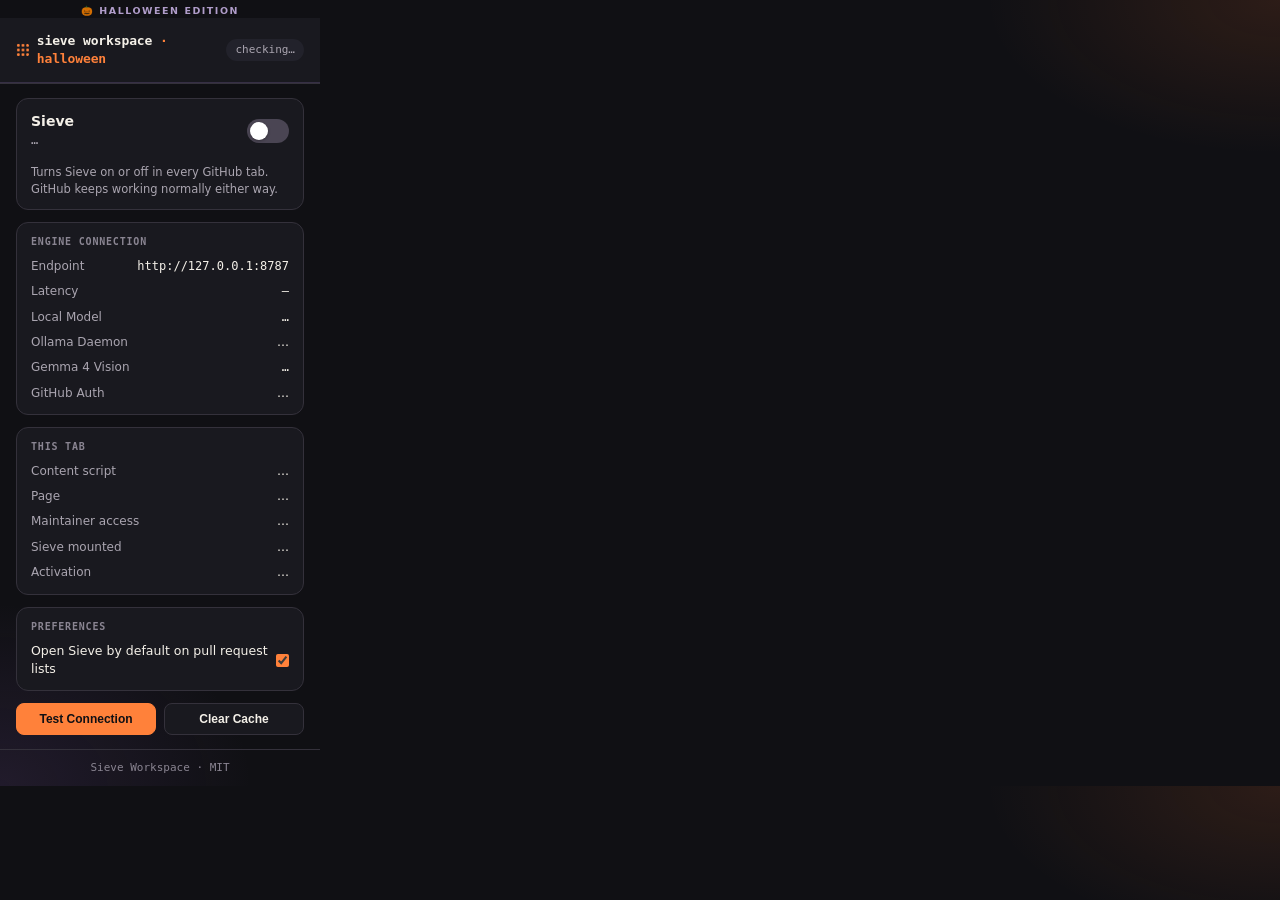
<file: extension/popup/popup.html>
<!doctype html>
<html lang="en">
<head>
  <meta charset="utf-8">
  <title>Sieve Workspace</title>
  <link rel="stylesheet" href="popup.css">
</head>
<body>
  <header class="pop-head">
    <div class="pop-brand">
      <span class="mesh" aria-hidden="true"></span>
      <span class="brand-text">sieve workspace</span>
    </div>
    <span id="health-badge" class="badge">checking…</span>
  </header>

  <main class="pop-body">
    <section class="section master">
      <label class="master-row" for="master-toggle">
        <span class="master-text">
          <span class="master-title">Sieve</span>
          <span class="master-state" id="master-state">…</span>
        </span>
        <input type="checkbox" role="switch" id="master-toggle" class="switch" aria-describedby="master-state">
      </label>
      <p class="master-help" id="master-help">Turns Sieve on or off in every GitHub tab. GitHub keeps working normally either way.</p>
    </section>

    <section class="section">
      <h3 class="label">Engine Connection</h3>
      <div class="row">
        <span class="key">Endpoint</span>
        <span class="val mono" id="engine-url">http://127.0.0.1:8787</span>
      </div>
      <div class="row" id="latency-row" hidden>
        <span class="key">Latency</span>
        <span class="val mono" id="ping-latency">–</span>
      </div>
      <div class="row">
        <span class="key">Local Model</span>
        <span class="val mono" id="model-name">…</span>
      </div>
      <div class="row">
        <span class="key">Ollama Daemon</span>
        <span class="val" id="ollama-status">…</span>
      </div>
      <div class="row">
        <span class="key">Gemma 4 Vision</span>
        <span class="val mono" id="gemma-status">…</span>
      </div>
      <div class="row">
        <span class="key">GitHub Auth</span>
        <span class="val" id="github-auth">…</span>
      </div>
    </section>

    <section class="section" aria-live="polite">
      <h3 class="label">This Tab</h3>
      <div class="row">
        <span class="key">Content script</span>
        <span class="val" id="tab-script">…</span>
      </div>
      <div class="row">
        <span class="key">Page</span>
        <span class="val" id="tab-route">…</span>
      </div>
      <div class="row">
        <span class="key">Maintainer access</span>
        <span class="val" id="tab-access">…</span>
      </div>
      <div class="row">
        <span class="key">Sieve mounted</span>
        <span class="val" id="tab-mounted">…</span>
      </div>
      <div class="row">
        <span class="key">Activation</span>
        <span class="val" id="tab-activation">…</span>
      </div>
      <p class="tab-note" id="tab-note" hidden></p>
    </section>

    <section class="section">
      <h3 class="label">Preferences</h3>
      <label class="toggle-row">
        <span>Open Sieve by default on pull request lists</span>
        <input type="checkbox" id="auto-open-toggle" checked>
      </label>
    </section>

    <div class="pop-actions">
      <button type="button" class="btn" id="refresh-btn">Test Connection</button>
      <button type="button" class="btn ghost" id="clear-cache-btn">Clear Cache</button>
    </div>

    <div id="offline-help" class="help-box" hidden>
      <p><strong>Engine not reachable:</strong></p>
      <div class="err-detail" style="font-size:11px; margin: 4px 0; opacity: 0.9;">Connection refused</div>
      <code>python3 -m sieve --serve</code>
    </div>
  </main>

  <footer class="pop-foot">
    <span>Sieve Workspace · MIT</span>
  </footer>

  <script src="popup.js"></script>
</body>
</html>
</file>
<file: web/style.css>
/* ==========================================================================
   SIEVE — DESIGN SYSTEM & VISUAL SPECIFICATION
   Visual language inspired by the Woblo modern developer tool reference:
   Luminous white canvas (#ffffff), geometric typography (Inter), refined pill
   geometry, soft blue accents, and deep diffuse drop shadows.
   ========================================================================== */

:root {
  /* Canvas & Surfaces */
  --surface: #ffffff;
  --surface-2: #f8fafc;
  --surface-3: #f1f5f9;
  --solid: #ffffff;
  
  /* Ink / Typography */
  --ink: #0f172a;               /* 16.2:1 contrast */
  --ink-2: #475569;             /* 7.1:1 contrast */
  --ink-3: #64748b;             /* 4.8:1 contrast */
  --ink-muted: #94a3b8;
  
  /* Hairlines & Borders */
  --hairline: #e2e8f0;
  --hairline-2: #cbd5e1;
  --hairline-subtle: #f1f5f9;
  
  /* Brand Accents */
  --signal: #FF762E;            /* Royal Cobalt */
  --signal-hover: #E8611C;
  --signal-soft: #eff6ff;       /* Soft Sky Blue */
  --signal-border: #bfdbfe;
  --signal-highlight: #dbeafe;  /* Hero pill background */
  
  /* Status Semantics */
  --fail: #dc2626;
  --fail-soft: #fef2f2;
  --fail-border: #fecaca;
  
  --warn: #d97706;
  --warn-soft: #fffbeb;
  --warn-border: #fde68a;
  
  --pass: #059669;
  --pass-soft: #ecfdf5;
  --pass-border: #a7f3d0;
  
  /* Glass / Floating Controls */
  --glass: rgba(255, 255, 255, 0.88);
  --glass-edge: rgba(255, 255, 255, 0.9);
  
  /* Shadows */
  --shadow-sm: 0 1px 2px 0 rgba(0, 0, 0, 0.05);
  --shadow-card: 0 1px 3px 0 rgba(15, 23, 42, 0.04), 0 4px 12px -2px rgba(15, 23, 42, 0.03);
  --shadow-elevated: 0 12px 30px -8px rgba(15, 23, 42, 0.08), 0 0 0 1px rgba(15, 23, 42, 0.04);
  --shadow-browser: 0 30px 80px -20px rgba(15, 23, 42, 0.14), 0 0 0 1px rgba(15, 23, 42, 0.05);
  --shadow-float: 0 10px 25px -5px rgba(15, 23, 42, 0.08), 0 8px 10px -6px rgba(15, 23, 42, 0.04);
  --shadow-btn: 0 4px 14px 0 rgba(255, 118, 46, 0.35);
  
  /* Typography Stack */
  --sans: 'Inter', -apple-system, BlinkMacSystemFont, "SF Pro Text", "Segoe UI", Roboto, system-ui, sans-serif;
  --display: 'Inter', -apple-system, BlinkMacSystemFont, "SF Pro Display", "Segoe UI", Roboto, system-ui, sans-serif;
  --mono: 'JetBrains Mono', ui-monospace, "SF Mono", SFMono-Regular, Menlo, monospace;
  
  /* Border Radii */
  --r-sm: 8px;
  --r-md: 14px;
  --r-lg: 20px;
  --r-xl: 24px;
  --r-pill: 9999px;
  
  /* Animation Timing */
  --ease: cubic-bezier(0.16, 1, 0.3, 1);
}

/* ---------------------------------------------------------------- Base */
* { box-sizing: border-box; }
html { -webkit-text-size-adjust: 100%; scroll-behavior: smooth; }

body {
  margin: 0;
  min-height: 100vh;
  display: flex;
  flex-direction: column;
  background: var(--surface);
  color: var(--ink);
  font: 400 15px/1.55 var(--sans);
  -webkit-font-smoothing: antialiased;
  -moz-osx-font-smoothing: grayscale;
}

body.no-scroll { overflow: hidden; }

a {
  color: inherit;
  text-decoration: none;
  transition: color 150ms var(--ease);
}

code, .mono {
  font-family: var(--mono);
  font-size: 0.88em;
}

h1, h2, h3, h4, p { margin: 0; }
button { font: inherit; color: inherit; }

:focus-visible {
  outline: 2px solid var(--signal);
  outline-offset: 2px;
  border-radius: 6px;
}

.sr {
  position: absolute;
  width: 1px;
  height: 1px;
  overflow: hidden;
  clip: rect(0 0 0 0);
  white-space: nowrap;
}

.skip {
  position: absolute;
  left: 12px;
  top: -48px;
  padding: 8px 14px;
  background: var(--ink);
  color: #fff;
  border-radius: var(--r-sm);
  z-index: 100;
  font-size: 13px;
  font-weight: 500;
  transition: top 150ms ease;
}
.skip:focus { top: 12px; }

.text-center { text-align: center; }

/* ---------------------------------------------------------------- Glass */
.glass {
  background: var(--glass);
  -webkit-backdrop-filter: blur(20px) saturate(1.6);
  backdrop-filter: blur(20px) saturate(1.6);
  border: 1px solid var(--hairline);
  box-shadow: var(--shadow-sm);
}

/* ---------------------------------------------------------------- Floating Navbar */
.toolbar {
  position: sticky;
  top: 14px;
  z-index: 40;
  margin: 12px auto 0;
  width: min(1200px, calc(100% - 32px));
  display: flex;
  align-items: center;
  justify-content: space-between;
  padding: 8px 12px 8px 16px;
  border-radius: var(--r-pill);
  gap: 16px;
  transition: box-shadow 200ms var(--ease), border-color 200ms var(--ease);
}

.nav-left {
  display: flex;
  align-items: center;
  gap: 24px;
}

.brand {
  display: flex;
  align-items: center;
  gap: 8px;
  font: 700 18px/1 var(--display);
  letter-spacing: -0.03em;
  color: var(--ink);
}

.mesh {
  width: 18px;
  height: 18px;
  border-radius: 4px;
  background: radial-gradient(circle, var(--ink) 1.5px, transparent 1.8px) 0 0 / 6px 6px;
}

.site-nav {
  display: flex;
  align-items: center;
  gap: 4px;
}

.nav-link {
  padding: 6px 12px;
  border-radius: var(--r-pill);
  font-size: 13.5px;
  font-weight: 500;
  color: var(--ink-2);
  transition: background 150ms var(--ease), color 150ms var(--ease);
}

.nav-link:hover {
  background: var(--surface-3);
  color: var(--ink);
}

.nav-right {
  display: flex;
  align-items: center;
  gap: 10px;
}

.field {
  display: flex;
  align-items: center;
  position: relative;
  width: 260px;
}

.field-icon {
  position: absolute;
  left: 10px;
  width: 14px;
  height: 14px;
  fill: none;
  stroke: var(--ink-muted);
  stroke-width: 2.2;
  stroke-linecap: round;
  pointer-events: none;
}

.field input {
  width: 100%;
  height: 34px;
  padding: 0 76px 0 30px;
  border-radius: var(--r-pill);
  border: 1px solid var(--hairline);
  background: var(--surface);
  color: var(--ink);
  font: 400 12.5px var(--mono);
  transition: border-color 150ms var(--ease), box-shadow 150ms var(--ease);
}

.field input::placeholder { color: var(--ink-muted); }
.field input:focus {
  outline: none;
  border-color: var(--signal);
  box-shadow: 0 0 0 3px rgba(255, 118, 46, 0.12);
}

.btn-nav-inspect {
  position: absolute;
  right: 3px;
  height: 28px;
  padding: 0 10px;
  font-size: 11.5px;
  font-weight: 600;
  border-radius: var(--r-pill);
}

.status { display: flex; align-items: center; }

.pill {
  display: inline-flex;
  align-items: center;
  gap: 6px;
  height: 28px;
  padding: 0 10px;
  border-radius: var(--r-pill);
  font: 500 11.5px var(--mono);
  color: var(--ink-2);
  background: var(--surface-2);
  border: 1px solid var(--hairline);
  white-space: nowrap;
}

.pill .dot { width: 6px; height: 6px; border-radius: 50%; background: var(--ink-muted); }
.pill.ok .dot { background: var(--pass); }
.pill.demo .dot { background: var(--signal); }
.pill.off .dot { background: var(--fail); }

.btn-github-nav {
  height: 34px;
  padding: 0 14px;
  border-radius: var(--r-pill);
  background: var(--surface-2);
  border: 1px solid var(--hairline);
  color: var(--ink);
  font-size: 13px;
  font-weight: 500;
  display: inline-flex;
  align-items: center;
  gap: 6px;
  transition: background 150ms var(--ease), border-color 150ms var(--ease);
}
.btn-github-nav:hover {
  background: var(--surface-3);
  border-color: var(--hairline-2);
}

/* ---------------------------------------------------------------- Buttons */
.btn {
  height: 40px;
  padding: 0 20px;
  border-radius: var(--r-md);
  border: 1px solid transparent;
  cursor: pointer;
  font-weight: 600;
  font-size: 14px;
  display: inline-flex;
  align-items: center;
  justify-content: center;
  gap: 8px;
  transition: all 150ms var(--ease);
}

.btn.primary {
  background: var(--ink);
  color: #ffffff;
}
.btn.primary:hover {
  background: #000000;
  transform: translateY(-1px);
}
.btn.primary:active { transform: translateY(0); }

.btn.secondary {
  background: var(--surface);
  border-color: var(--hairline);
  color: var(--ink);
  box-shadow: var(--shadow-sm);
}
.btn.secondary:hover {
  background: var(--surface-2);
  border-color: var(--hairline-2);
  transform: translateY(-1px);
}

.btn.outline {
  background: transparent;
  border-color: var(--hairline-2);
  color: var(--ink-2);
}
.btn.outline:hover {
  background: var(--surface-2);
  color: var(--ink);
}

.btn.ghost {
  background: transparent;
  color: var(--ink-2);
}
.btn.ghost:hover {
  background: var(--surface-3);
  color: var(--ink);
}

.btn.small {
  height: 32px;
  padding: 0 12px;
  font-size: 12.5px;
  border-radius: var(--r-sm);
}

.btn.pill-cta {
  border-radius: var(--r-pill);
  height: 44px;
  padding: 0 22px;
  font-size: 14px;
}

.btn.primary.pill-cta {
  background: linear-gradient(180deg, #FF762E 0%, #E8611C 100%);
  color: #ffffff;
  box-shadow: var(--shadow-btn);
  border: none;
}
.btn.primary.pill-cta:hover {
  box-shadow: 0 6px 20px 0 rgba(255, 118, 46, 0.45);
  transform: translateY(-1px);
}

.btn:disabled { opacity: 0.5; cursor: progress; }
.btn[aria-pressed="true"] { background: var(--ink); color: #fff; border-color: var(--ink); }

/* ---------------------------------------------------------------- Layout & Views */
main {
  width: min(1200px, calc(100% - 32px));
  margin: 0 auto;
  padding: 20px 0 80px;
  flex: 1;
}

.banner {
  margin: 0 0 20px;
  padding: 12px 16px;
  border-radius: var(--r-md);
  background: var(--fail-soft);
  color: var(--fail);
  border: 1px solid var(--fail-border);
  font-size: 14px;
}

.loading {
  display: flex;
  align-items: center;
  gap: 10px;
  color: var(--ink-2);
  font-size: 14px;
  padding: 12px 0;
}

.spin {
  width: 16px;
  height: 16px;
  flex: none;
  border-radius: 50%;
  border: 2px solid var(--hairline-2);
  border-top-color: var(--signal);
  animation: spin 0.8s linear infinite;
}
@keyframes spin { to { transform: rotate(360deg); } }

/* ---------------------------------------------------------------- Hero Section */
.hero-section {
  max-width: 1080px;
  margin: 48px auto 64px;
  text-align: center;
  display: flex;
  flex-direction: column;
  align-items: center;
}

.hero-badge {
  display: inline-flex;
  align-items: center;
  gap: 8px;
  padding: 5px 16px;
  border-radius: var(--r-pill);
  background: var(--surface-2);
  border: 1px solid var(--hairline);
  font: 500 12.5px var(--sans);
  color: var(--ink-2);
  margin-bottom: 24px;
  box-shadow: 0 1px 2px rgba(0,0,0,0.03);
}

.badge-star {
  color: #f59e0b;
  font-size: 13px;
}

.hero-title {
  font: 700 52px/1.12 var(--display);
  letter-spacing: -0.035em;
  color: var(--ink);
  margin-bottom: 20px;
  max-width: 900px;
}

/* Custom Pinterest-inspired highlighted word pill */
.hero-highlight {
  position: relative;
  display: inline-block;
  background: var(--signal-highlight);
  color: #E8611C;
  padding: 1px 16px;
  border-radius: var(--r-pill);
  transform: rotate(-1.5deg);
  box-shadow: 0 2px 10px rgba(255, 118, 46, 0.12);
  font-style: italic;
  font-weight: 800;
  white-space: nowrap;
}

.hero-lede {
  font-size: 18px;
  line-height: 1.6;
  color: var(--ink-2);
  max-width: 680px;
  margin: 0 auto 32px;
}

.hero-actions {
  display: flex;
  align-items: center;
  justify-content: center;
  gap: 12px;
  flex-wrap: wrap;
  margin-bottom: 48px;
}

.play-triangle {
  font-size: 11px;
  color: var(--signal);
}

.icon-external {
  opacity: 0.7;
}

/* ---------------------------------------------------------------- Hero Browser Frame */
.hero-frame-wrapper {
  width: 100%;
  max-width: 1080px;
  margin-top: 8px;
}

.browser-frame {
  width: 100%;
  background: var(--surface);
  border-radius: var(--r-xl);
  border: 1px solid rgba(15, 23, 42, 0.08);
  box-shadow: var(--shadow-browser);
  overflow: hidden;
}

.browser-header {
  height: 44px;
  background: var(--surface-2);
  border-bottom: 1px solid var(--hairline);
  display: flex;
  align-items: center;
  justify-content: space-between;
  padding: 0 16px;
}

.browser-dots {
  display: flex;
  align-items: center;
  gap: 7px;
}

.dot-red, .dot-yellow, .dot-green {
  width: 10px;
  height: 10px;
  border-radius: 50%;
}
.dot-red { background: #ff5f56; }
.dot-yellow { background: #ffbd2e; }
.dot-green { background: #27c93f; }

.browser-address-bar {
  display: flex;
  align-items: center;
  gap: 8px;
  background: var(--surface);
  border: 1px solid var(--hairline);
  padding: 4px 16px;
  border-radius: var(--r-pill);
  font: 400 12px var(--mono);
  color: var(--ink-3);
  max-width: 540px;
  width: 100%;
  margin: 0 16px;
  overflow: hidden;
  text-overflow: ellipsis;
  white-space: nowrap;
}

.browser-address-bar strong { color: var(--ink); }
.lock-icon { color: var(--ink-3); flex: none; }

.browser-badge {
  display: inline-flex;
  align-items: center;
  gap: 6px;
  font: 600 11.5px var(--mono);
  color: var(--pass);
  background: var(--pass-soft);
  padding: 3px 10px;
  border-radius: var(--r-pill);
}

.pulse-dot {
  width: 6px;
  height: 6px;
  border-radius: 50%;
  background: var(--pass);
  box-shadow: 0 0 0 2px rgba(5, 150, 105, 0.2);
}

.browser-content {
  position: relative;
  background: #0d1117;
  overflow: hidden;
}

.hero-img {
  width: 100%;
  height: auto;
  display: block;
}

.floating-hero-pill {
  position: absolute;
  top: 24px;
  left: 24px;
  display: inline-flex;
  align-items: center;
  gap: 8px;
  padding: 8px 18px;
  border-radius: var(--r-pill);
  background: rgba(255, 255, 255, 0.95);
  -webkit-backdrop-filter: blur(16px);
  backdrop-filter: blur(16px);
  border: 1px solid rgba(0, 0, 0, 0.08);
  box-shadow: var(--shadow-float);
  font: 600 13px var(--sans);
  color: var(--ink);
  cursor: pointer;
  transition: transform 150ms var(--ease), box-shadow 150ms var(--ease);
}
.floating-hero-pill:hover {
  transform: translateY(-2px);
  box-shadow: 0 14px 30px rgba(0, 0, 0, 0.14);
}
.pill-play-icon {
  color: var(--signal);
  font-size: 11px;
}

/* Judge Note Card */
.judge-note-card {
  width: 100%;
  max-width: 1080px;
  margin-top: 32px;
  padding: 18px 24px;
  border-radius: var(--r-lg);
  background: var(--surface-2);
  border: 1px solid var(--hairline);
  text-align: left;
}

.judge-note-header {
  display: flex;
  align-items: center;
  gap: 12px;
  margin-bottom: 8px;
  flex-wrap: wrap;
}

.judge-tag {
  font: 700 11px/1 var(--mono);
  text-transform: uppercase;
  letter-spacing: 0.06em;
  padding: 3px 8px;
  border-radius: 4px;
  background: var(--ink);
  color: #fff;
}

.judge-env {
  font: 500 12.5px var(--mono);
  color: var(--ink-3);
}

.judge-note-text {
  font-size: 13.5px;
  color: var(--ink-2);
  line-height: 1.5;
  margin: 0;
}
.judge-note-text code {
  color: var(--ink);
  background: rgba(0,0,0,0.04);
  padding: 1px 5px;
  border-radius: 4px;
}

/* ---------------------------------------------------------------- Headings & Sections */
.section-block {
  margin: 80px 0;
  scroll-margin-top: 88px;
}

.section-head {
  margin-bottom: 36px;
}

.eyebrow {
  font: 600 11.5px/1 var(--mono);
  text-transform: uppercase;
  letter-spacing: 0.08em;
  color: var(--signal);
  margin-bottom: 10px;
}

.section-title-large {
  font: 700 36px/1.18 var(--display);
  letter-spacing: -0.03em;
  color: var(--ink);
  margin-bottom: 12px;
}

.section-sub-large {
  font-size: 17px;
  color: var(--ink-2);
  max-width: 640px;
  margin: 0 auto;
  line-height: 1.55;
}

/* ---------------------------------------------------------------- 6-Card Feature Matrix */
.features-grid {
  display: grid;
  grid-template-columns: repeat(3, 1fr);
  gap: 20px;
}

.feature-card {
  background: var(--surface);
  border: 1px solid var(--hairline);
  border-radius: var(--r-xl);
  padding: 18px;
  display: flex;
  flex-direction: column;
  gap: 16px;
  box-shadow: var(--shadow-card);
  transition: transform 200ms var(--ease), box-shadow 200ms var(--ease), border-color 200ms var(--ease);
}
.feature-card:hover {
  transform: translateY(-3px);
  box-shadow: var(--shadow-elevated);
  border-color: var(--hairline-2);
}

.feature-preview-box {
  height: 130px;
  background: var(--surface-2);
  border: 1px solid var(--hairline-subtle);
  border-radius: var(--r-md);
  display: flex;
  align-items: center;
  justify-content: center;
  position: relative;
  overflow: hidden;
  padding: 14px;
}

/* Feature 1: In-Situ preview */
.mini-toolbar {
  display: flex;
  align-items: center;
  gap: 10px;
}
.mini-gh-tab {
  font: 500 12px var(--sans);
  color: var(--ink-2);
  padding: 4px 10px;
  border-radius: 6px;
  background: #ffffff;
  border: 1px solid var(--hairline);
}
.mini-sieve-trigger {
  display: flex;
  align-items: center;
  gap: 6px;
  font: 600 12px var(--sans);
  color: var(--signal);
  background: var(--signal-soft);
  border: 1px solid var(--signal-border);
  padding: 4px 12px;
  border-radius: var(--r-pill);
}
.mini-sieve-dot {
  width: 6px;
  height: 6px;
  border-radius: 50%;
  background: var(--signal);
}
.mini-cursor {
  position: absolute;
  bottom: 18px;
  right: 28px;
  filter: drop-shadow(0 2px 4px rgba(0,0,0,0.15));
}

/* Feature 2: Blast Radius chips */
.mini-chips-flow {
  display: flex;
  align-items: center;
  gap: 6px;
  flex-wrap: wrap;
  justify-content: center;
}
.mini-chip {
  font: 500 11px var(--mono);
  padding: 3px 8px;
  border-radius: 6px;
  border: 1px solid transparent;
}
.mini-chip.mod { background: var(--signal-soft); color: var(--signal); border-color: var(--signal-border); }
.mini-chip.warn { background: var(--warn-soft); color: var(--warn); border-color: var(--warn-border); }
.mini-chip.pass { background: var(--pass-soft); color: var(--pass); border-color: var(--pass-border); }
.mini-arrow { font-size: 11px; color: var(--ink-muted); }

/* Feature 3: Verdict alert */
.mini-verdict-box {
  display: flex;
  flex-direction: column;
  align-items: center;
  gap: 8px;
  text-align: center;
}
.mini-status-badge {
  font: 700 11px/1 var(--sans);
  padding: 4px 10px;
  border-radius: var(--r-pill);
}
.mini-status-badge.fail { background: var(--fail-soft); color: var(--fail); border: 1px solid var(--fail-border); }
.mini-code-warn {
  font: 500 10.5px var(--mono);
  color: var(--ink-2);
}

/* Feature 4: Test coverage */
.mini-test-coverage {
  display: flex;
  flex-direction: column;
  gap: 6px;
  width: 100%;
}
.mini-test-row {
  display: flex;
  align-items: center;
  gap: 8px;
  font: 500 11px var(--mono);
  padding: 4px 8px;
  border-radius: 6px;
  background: var(--surface);
  border: 1px solid var(--hairline);
}
.mini-test-row.pass .test-icon { color: var(--pass); font-weight: 700; }
.mini-test-row.missing .test-icon { color: var(--fail); font-weight: 700; }

/* Feature 5: Code window */
.mini-code-window {
  background: #18181b;
  color: #f4f4f5;
  padding: 10px 14px;
  border-radius: 8px;
  font: 11.5px/1.4 var(--mono);
  width: 100%;
  display: flex;
  flex-direction: column;
  gap: 6px;
}
.code-comment { color: #71717a; }
.mini-security-tag {
  align-self: flex-start;
  font-size: 9.5px;
  font-weight: 600;
  color: #22c55e;
  background: rgba(34, 197, 94, 0.15);
  padding: 2px 6px;
  border-radius: 4px;
}

/* Feature 6: Gemma multimodal AI */
.mini-gemma-pill {
  display: flex;
  align-items: center;
  gap: 8px;
  background: var(--surface);
  border: 1px solid var(--hairline);
  padding: 6px 14px;
  border-radius: var(--r-pill);
  box-shadow: var(--shadow-sm);
}
.gemma-sparkle { color: var(--signal); font-size: 13px; }
.gemma-text { font: 600 11.5px var(--mono); color: var(--ink); }

/* Feature text content */
.feature-body {
  display: flex;
  flex-direction: column;
  gap: 6px;
}
.feature-title {
  font: 650 16px var(--sans);
  color: var(--ink);
}
.feature-desc {
  font-size: 13.5px;
  color: var(--ink-2);
  line-height: 1.5;
}

/* ---------------------------------------------------------------- Dual Split Cards */
.dual-cards-grid {
  display: grid;
  grid-template-columns: repeat(2, 1fr);
  gap: 20px;
}

.dual-card {
  background: var(--surface);
  border: 1px solid var(--hairline);
  border-radius: var(--r-xl);
  overflow: hidden;
  box-shadow: var(--shadow-card);
  display: flex;
  flex-direction: column;
}

.dual-card-fan {
  display: flex;
  align-items: center;
  justify-content: center;
  gap: 8px;
  flex-wrap: wrap;
  padding: 24px 20px;
  background: var(--surface-2);
  border-bottom: 1px solid var(--hairline);
}

.fan-pill {
  font: 500 12px var(--sans);
  color: var(--ink-2);
  background: var(--surface);
  border: 1px solid var(--hairline);
  padding: 5px 12px;
  border-radius: var(--r-pill);
  box-shadow: 0 1px 2px rgba(0,0,0,0.03);
}
.fan-pill.highlight {
  background: var(--signal-soft);
  border-color: var(--signal-border);
  color: var(--signal);
  font-weight: 600;
}

.dual-card-soft-container {
  background: var(--signal-soft);
  border: 1px solid var(--signal-border);
  margin: 16px;
  border-radius: var(--r-lg);
  padding: 22px;
}

.dual-card-title {
  font: 700 18px var(--sans);
  color: #8A3A10;
  margin-bottom: 8px;
}

.dual-card-desc {
  font-size: 14px;
  color: #FF9A4D;
  line-height: 1.55;
}

/* ---------------------------------------------------------------- Demo PR Cards */
.demo-cards-grid {
  display: grid;
  grid-template-columns: repeat(3, 1fr);
  gap: 20px;
  margin-bottom: 32px;
}

.demo-card {
  background: var(--surface);
  border: 1px solid var(--hairline);
  border-radius: var(--r-xl);
  padding: 22px;
  box-shadow: var(--shadow-card);
  display: flex;
  flex-direction: column;
  gap: 12px;
  transition: transform 200ms var(--ease), box-shadow 200ms var(--ease), border-color 200ms var(--ease);
}
.demo-card:hover {
  transform: translateY(-2px);
  box-shadow: var(--shadow-elevated);
  border-color: var(--hairline-2);
}
.demo-card.featured-demo-card {
  border-color: var(--signal-border);
  background: linear-gradient(180deg, #ffffff 0%, var(--surface-2) 100%);
}

.demo-card-header {
  display: flex;
  justify-content: space-between;
  align-items: center;
}

.chip {
  font: 600 11.5px/1 var(--sans);
  padding: 4px 10px;
  border-radius: var(--r-pill);
  white-space: nowrap;
}
.chip.ready { background: var(--pass-soft); color: var(--pass); border: 1px solid var(--pass-border); }
.chip.needs-work { background: var(--fail-soft); color: var(--fail); border: 1px solid var(--fail-border); }
.chip.low-effort { background: var(--surface-3); color: var(--ink-2); border: 1px solid var(--hairline); }

.demo-pr-num {
  font: 600 12.5px var(--mono);
  color: var(--ink-3);
}

.demo-pr-title {
  font: 650 16px/1.35 var(--sans);
  color: var(--ink);
}

.demo-pr-desc {
  font-size: 13.5px;
  color: var(--ink-2);
  line-height: 1.5;
  flex: 1;
}

.demo-meta {
  display: grid;
  gap: 4px;
  font-size: 12.5px;
  color: var(--ink-3);
  border-top: 1px solid var(--hairline);
  padding-top: 10px;
}
.demo-meta strong { color: var(--ink-2); }

.demo-inspect-btn {
  align-self: flex-start;
  margin-top: 6px;
}

/* ---------------------------------------------------------------- Atlas Panel & Canvas Stage */
.demo-atlas-mount { margin: 36px 0; }

.atlas-panel {
  margin-bottom: 26px;
  scroll-margin-top: 88px;
}

.panel-head {
  display: flex;
  align-items: baseline;
  justify-content: space-between;
  gap: 14px;
  flex-wrap: wrap;
  margin-bottom: 12px;
}
.panel-head h2 { font: 700 18px var(--sans); color: var(--ink); }
.panel-head .sub { font-size: 13.5px; color: var(--ink-2); }

.atlas-stage {
  position: relative;
  height: 560px;
  border-radius: var(--r-xl);
  overflow: hidden;
  background: radial-gradient(120% 90% at 50% 40%, #ffffff 0%, var(--surface-2) 100%);
  border: 1px solid var(--hairline);
  box-shadow: var(--shadow-browser);
}
.atlas-stage.full {
  position: fixed;
  inset: 0;
  height: auto;
  z-index: 50;
  border-radius: 0;
  border: 0;
}

.atlas-canvas {
  position: absolute;
  inset: 0;
  width: 100%;
  height: 100%;
  display: block;
  outline: none;
}

.atlas-controls {
  position: absolute;
  top: 16px;
  left: 16px;
  z-index: 10;
  display: grid;
  gap: 10px;
  padding: 14px;
  border-radius: var(--r-md);
  max-width: 310px;
}

.segmented {
  display: inline-flex;
  background: var(--surface-3);
  padding: 2px;
  border-radius: var(--r-pill);
}
.segmented button {
  border: 0;
  background: transparent;
  padding: 5px 12px;
  border-radius: var(--r-pill);
  font: 600 12px var(--sans);
  color: var(--ink-2);
  cursor: pointer;
  transition: all 150ms var(--ease);
}
.segmented button[aria-pressed="true"] {
  background: var(--surface);
  color: var(--ink);
  box-shadow: var(--shadow-sm);
}

.atlas-search {
  height: 32px;
  padding: 0 10px;
  border-radius: var(--r-pill);
  border: 1px solid var(--hairline);
  background: var(--surface);
  font: 12.5px var(--mono);
  color: var(--ink);
}
.atlas-search:focus {
  outline: none;
  border-color: var(--signal);
  box-shadow: 0 0 0 3px rgba(255, 118, 46, 0.12);
}

.atlas-controls .row {
  display: flex;
  gap: 6px;
  flex-wrap: wrap;
}

.legend { font-size: 12px; }
.legend ul { list-style: none; margin: 0; padding: 0; display: grid; gap: 4px; }
.legend li { display: flex; align-items: center; gap: 8px; color: var(--ink-2); }
.swatch { width: 10px; height: 10px; border-radius: 50%; }
.swatch.changed { background: var(--signal); }
.swatch.direct { background: var(--warn); }
.swatch.indirect { background: var(--ink-muted); }
.swatch.removed { background: var(--fail); }
.swatch.test { background: var(--pass); }
.swatch.file { background: var(--ink-2); }
.swatch.height { background: var(--signal); border-radius: 2px; }

.atlas-hint {
  font-size: 11px;
  color: var(--ink-3);
  line-height: 1.4;
}

.inspector {
  position: absolute;
  top: 16px;
  right: 16px;
  bottom: 16px;
  width: 320px;
  border-radius: var(--r-md);
  padding: 18px;
  overflow: auto;
  display: grid;
  gap: 12px;
  align-content: start;
  z-index: 10;
}
.inspector[hidden] { display: none; }

.insp-head {
  display: flex;
  justify-content: space-between;
  align-items: flex-start;
  gap: 8px;
}
.insp-head .path {
  font: 600 13px var(--mono);
  color: var(--ink);
  overflow-wrap: anywhere;
}
.icon-btn {
  width: 26px;
  height: 26px;
  border-radius: 6px;
  border: 0;
  background: transparent;
  cursor: pointer;
  font-size: 18px;
  color: var(--ink-3);
}
.icon-btn:hover { background: var(--surface-3); color: var(--ink); }

.role-note {
  font-size: 12.5px;
  padding: 6px 10px;
  border-radius: 6px;
  background: var(--surface-2);
  border: 1px solid var(--hairline);
}
.role-note.role-modified { border-color: var(--signal-border); background: var(--signal-soft); color: var(--signal); }
.role-note.role-direct { border-color: var(--warn-border); background: var(--warn-soft); color: var(--warn); }
.role-note.role-removed { border-color: var(--fail-border); background: var(--fail-soft); color: var(--fail); }

.facts {
  display: grid;
  grid-template-columns: auto minmax(0, 1fr);
  gap: 4px 12px;
  font-size: 13px;
}
.facts dt { color: var(--ink-3); }
.facts dd { margin: 0; color: var(--ink); font-weight: 500; }

.insp-block h4 {
  font: 600 11.5px var(--sans);
  text-transform: uppercase;
  letter-spacing: 0.05em;
  color: var(--ink-3);
  margin-bottom: 6px;
}

.chips {
  display: flex;
  flex-wrap: wrap;
  gap: 4px;
}
.chips code {
  font-size: 11.5px;
  background: var(--surface-2);
  padding: 2px 6px;
  border-radius: 4px;
  border: 1px solid var(--hairline);
}

.edges { list-style: none; margin: 0; padding: 0; display: grid; gap: 4px; }
.edges li { font-size: 12px; display: grid; gap: 2px; }
.edges code { font-size: 11px; color: var(--ink-3); }

/* ---------------------------------------------------------------- Screenshots Showcase */
.screenshots-grid {
  display: grid;
  grid-template-columns: repeat(2, 1fr);
  gap: 24px;
}

.screenshot-item {
  background: var(--surface);
  border: 1px solid var(--hairline);
  border-radius: var(--r-xl);
  overflow: hidden;
  box-shadow: var(--shadow-card);
  transition: transform 200ms var(--ease), box-shadow 200ms var(--ease);
}
.screenshot-item:hover {
  transform: translateY(-2px);
  box-shadow: var(--shadow-elevated);
}

.screenshot-window-bar {
  height: 34px;
  background: var(--surface-2);
  border-bottom: 1px solid var(--hairline);
  display: flex;
  align-items: center;
  padding: 0 12px;
  gap: 6px;
}
.sw-dot {
  width: 8px;
  height: 8px;
  border-radius: 50%;
  background: var(--hairline-2);
}
.sw-title {
  font: 500 11px var(--mono);
  color: var(--ink-3);
  margin-left: 8px;
}

.screenshot-item img {
  width: 100%;
  height: auto;
  display: block;
  background: #0d1117;
}

.screenshot-item figcaption {
  padding: 16px 20px;
  display: flex;
  flex-direction: column;
  gap: 4px;
  border-top: 1px solid var(--hairline);
  background: var(--surface);
}
.screenshot-item figcaption strong {
  font: 650 15px var(--sans);
  color: var(--ink);
}
.screenshot-item figcaption span {
  font-size: 13.5px;
  color: var(--ink-2);
  line-height: 1.45;
}

/* ---------------------------------------------------------------- Architecture Steps */
.install-steps-grid {
  display: grid;
  grid-template-columns: repeat(3, 1fr);
  gap: 20px;
}

.install-step-card {
  background: var(--surface);
  border: 1px solid var(--hairline);
  border-radius: var(--r-xl);
  padding: 24px;
  display: flex;
  flex-direction: column;
  gap: 12px;
  box-shadow: var(--shadow-card);
}

.step-badge {
  width: 32px;
  height: 32px;
  border-radius: var(--r-pill);
  background: var(--ink);
  color: #ffffff;
  display: grid;
  place-items: center;
  font: 700 13px var(--mono);
}

.step-title {
  font: 650 17px var(--sans);
  color: var(--ink);
}

.step-desc {
  font-size: 13.5px;
  color: var(--ink-2);
  line-height: 1.5;
}

.code-block {
  background: #0f172a;
  color: #f8fafc;
  padding: 12px 14px;
  border-radius: var(--r-md);
  font: 12px/1.5 var(--mono);
  overflow-x: auto;
  margin: 4px 0 0;
}
.code-block code { color: inherit; font-size: inherit; }

.step-list {
  margin: 4px 0 0;
  padding-left: 18px;
  font-size: 13px;
  color: var(--ink-2);
  display: grid;
  gap: 6px;
}
.step-list strong { color: var(--ink); }

/* ---------------------------------------------------------------- Security & Privacy */
.privacy-grid {
  display: grid;
  grid-template-columns: repeat(4, 1fr);
  gap: 18px;
}

.privacy-card {
  background: var(--surface);
  border: 1px solid var(--hairline);
  border-radius: var(--r-xl);
  padding: 22px;
  display: flex;
  flex-direction: column;
  gap: 12px;
  box-shadow: var(--shadow-card);
}

.privacy-icon {
  width: 40px;
  height: 40px;
  border-radius: var(--r-md);
  background: var(--pass-soft);
  color: var(--pass);
  display: grid;
  place-items: center;
}

.privacy-title {
  font: 650 15.5px var(--sans);
  color: var(--ink);
}

.privacy-desc {
  font-size: 13.5px;
  color: var(--ink-2);
  line-height: 1.5;
}

/* ---------------------------------------------------------------- Final CTA Block */
.final-cta-block {
  margin: 90px 0 40px;
}

.final-cta-card {
  background: linear-gradient(180deg, #f8fafc 0%, #edf2f7 100%);
  border: 1px solid var(--hairline);
  border-radius: var(--r-xl);
  padding: 48px 32px;
  text-align: center;
  box-shadow: var(--shadow-card);
}

.final-cta-title {
  font: 700 32px/1.2 var(--display);
  letter-spacing: -0.025em;
  color: var(--ink);
  margin-bottom: 12px;
}

.final-cta-sub {
  font-size: 16px;
  color: var(--ink-2);
  max-width: 580px;
  margin: 0 auto 28px;
  line-height: 1.55;
}

.final-cta-actions {
  display: flex;
  align-items: center;
  justify-content: center;
  gap: 14px;
  flex-wrap: wrap;
}

/* ---------------------------------------------------------------- Footer */
.foot {
  width: min(1200px, calc(100% - 32px));
  margin: 0 auto;
  padding: 48px 0 40px;
  border-top: 1px solid var(--hairline);
  display: grid;
  grid-template-columns: 2fr 1fr 1fr 1fr;
  gap: 36px;
}

.foot-brand {
  display: flex;
  flex-direction: column;
  gap: 12px;
}

.foot-tagline {
  font-size: 14px;
  color: var(--ink-2);
  line-height: 1.5;
  max-width: 320px;
}

.foot-meta {
  font: 500 12px var(--mono);
  color: var(--ink-3);
}

.foot-heading {
  font: 650 13px var(--sans);
  text-transform: uppercase;
  letter-spacing: 0.05em;
  color: var(--ink);
  margin-bottom: 12px;
}

.foot-links {
  list-style: none;
  margin: 0;
  padding: 0;
  display: grid;
  gap: 8px;
}

.foot-links a {
  font-size: 13.5px;
  color: var(--ink-2);
}
.foot-links a:hover {
  color: var(--signal);
}

/* ---------------------------------------------------------------- PR Review View & Shared */
.crumbs { font: 13px var(--mono); color: var(--ink-3); margin-bottom: 8px; }
.crumbs a { color: var(--ink-2); }
.pr-title { font: 700 32px/1.2 var(--display); letter-spacing: -0.02em; max-width: 960px; margin-bottom: 8px; }
.meta { color: var(--ink-2); font-size: 14px; }
.adds { color: var(--pass); font-weight: 600; } .dels { color: var(--fail); font-weight: 600; }
.review-head { margin: 8px 0 24px; }

.verdict {
  margin-top: 20px;
  display: grid;
  grid-template-columns: auto minmax(0, 1fr) auto;
  gap: 24px;
  align-items: center;
  padding: 20px 24px;
  border-radius: var(--r-xl);
  background: var(--surface);
  border: 1px solid var(--hairline);
  box-shadow: var(--shadow-card);
}
.score { font: 700 54px/0.95 var(--display); letter-spacing: -0.03em; font-variant-numeric: tabular-nums; }
.score small { font: 14px var(--mono); color: var(--ink-3); margin-left: 2px; }
.verdict h2 { font-size: 20px; font-weight: 700; }
.verdict.ready .score, .verdict.ready h2 { color: var(--pass); }
.verdict.needs-work .score, .verdict.needs-work h2 { color: var(--warn); }
.verdict.low-effort .score, .verdict.low-effort h2 { color: var(--fail); }
.tally { color: var(--ink-2); font-size: 14px; margin-top: 2px; }

.reach {
  display: grid;
  grid-template-columns: repeat(4, auto);
  gap: 2px 24px;
  margin: 0;
  text-align: right;
}
.reach dt { grid-row: 2; font-size: 12px; color: var(--ink-3); }
.reach dd { grid-row: 1; margin: 0; font: 700 22px/1.1 var(--sans); font-variant-numeric: tabular-nums; }
.reach dd.hot { color: var(--fail); }

.review-grid {
  display: grid;
  grid-template-columns: minmax(0, 1fr) 380px;
  gap: 28px;
  align-items: start;
}

.finding-list {
  list-style: none;
  margin: 0;
  padding: 0;
  background: var(--surface);
  border: 1px solid var(--hairline);
  border-radius: var(--r-lg);
  box-shadow: var(--shadow-card);
  overflow: hidden;
}
.finding {
  display: grid;
  grid-template-columns: 24px minmax(0, 1fr);
  gap: 12px;
  padding: 14px 18px;
}
.finding + .finding { border-top: 1px solid var(--hairline); }
.mark {
  width: 24px;
  height: 24px;
  border-radius: 6px;
  display: grid;
  place-items: center;
  font: 700 12px var(--mono);
  margin-top: 1px;
}
.fail .mark { background: var(--fail-soft); color: var(--fail); }
.warn .mark { background: var(--warn-soft); color: var(--warn); }
.info .mark { background: var(--surface-3); color: var(--ink-2); }
.pass .mark { background: var(--pass-soft); color: var(--pass); }

.f-title { font-weight: 600; font-size: 14.5px; }
.f-detail { color: var(--ink-2); font-size: 13.5px; margin-top: 2px; }
.src {
  display: inline-block;
  margin-left: 8px;
  padding: 1px 7px;
  border-radius: var(--r-pill);
  font: 500 11px var(--mono);
  border: 1px solid var(--hairline-2);
  color: var(--ink-2);
}
.src-model { border-style: dashed; }
.src-repository { border-color: var(--signal-border); color: var(--signal); }

.evidence { list-style: none; margin: 8px 0 0; padding: 0; display: grid; gap: 4px; }
.evidence li { font-size: 12.5px; padding: 6px 10px; border-radius: 6px; background: var(--surface-2); overflow-wrap: anywhere; }

.side { display: grid; gap: 16px; }
.card {
  background: var(--surface);
  border: 1px solid var(--hairline);
  border-radius: var(--r-lg);
  padding: 18px;
  box-shadow: var(--shadow-card);
  display: grid;
  gap: 10px;
}
.card h3 { font-size: 15px; font-weight: 650; }
.doc {
  margin: 0;
  padding: 12px;
  border-radius: var(--r-sm);
  background: var(--surface-2);
  font: 12.5px/1.55 var(--mono);
  white-space: pre-wrap;
  overflow-wrap: anywhere;
  max-height: 320px;
  overflow: auto;
}

/* ---------------------------------------------------------------- PR Impact Topology Workbench */
.topology-workbench { margin-bottom: 24px; }
.top-toolbar { display: flex; justify-content: space-between; align-items: flex-end; gap: 14px; flex-wrap: wrap; margin-bottom: 12px; }
.top-actions { display: flex; align-items: center; gap: 8px; flex-wrap: wrap; }
.top-search { height: 32px; padding: 0 12px; border-radius: var(--r-pill); border: 1px solid var(--hairline); background: var(--surface); font: 12.5px var(--mono); color: var(--ink); width: 220px; }
.top-search:focus { outline: none; border-color: var(--signal); box-shadow: 0 0 0 3px rgba(255, 118, 46, 0.12); }
.top-summary-bar { display: flex; align-items: center; gap: 8px; flex-wrap: wrap; margin-bottom: 12px; }
.top-chip { display: inline-flex; align-items: center; gap: 4px; padding: 4px 10px; border-radius: var(--r-pill); font: 12px var(--mono); color: var(--ink-2); background: var(--surface); border: 1px solid var(--hairline); }
.top-chip strong { color: var(--ink); }
.top-chip.ok { border-color: var(--pass-border); background: var(--pass-soft); color: var(--pass); }
.top-chip.warn { border-color: var(--warn-border); background: var(--warn-soft); color: var(--warn); }

.topology-stage {
  position: relative;
  height: 560px;
  border-radius: var(--r-xl);
  overflow: hidden;
  background: radial-gradient(120% 90% at 50% 40%, #ffffff 0%, var(--surface-2) 100%);
  border: 1px solid var(--hairline);
  box-shadow: var(--shadow-browser);
}
.topology-stage.full { position: fixed; inset: 0; height: auto; z-index: 50; border-radius: 0; border: 0; }
.topology-scroll { width: 100%; height: 100%; overflow: auto; -webkit-overflow-scrolling: touch; }
.topology-svg { display: block; min-width: 100%; height: auto; user-select: none; }
.top-col-label { font: 600 11px/1 var(--mono); letter-spacing: 0.08em; fill: var(--ink-3); text-transform: uppercase; }
.top-edge { stroke: rgba(15, 23, 42, 0.2); stroke-width: 1.5px; fill: none; transition: stroke 150ms var(--ease), stroke-width 150ms var(--ease), opacity 150ms var(--ease); }
.top-edge.edge-active { stroke: var(--signal); stroke-width: 2.5px; }
.top-edge.dimmed { opacity: 0.1; }

.top-node { cursor: pointer; outline: none; transition: transform 150ms var(--ease), opacity 150ms var(--ease); }
.top-node:hover .top-node-bg, .top-node:focus-visible .top-node-bg { stroke: var(--signal); stroke-width: 1.5px; filter: drop-shadow(0 2px 8px rgba(0,0,0,0.08)); }
.top-node-bg { fill: #ffffff; stroke: var(--hairline-2); stroke-width: 1px; transition: stroke 150ms, fill 150ms; }
.top-node-accent { fill: var(--ink-3); }
.top-node-title { font: 600 12.5px/1 var(--mono); fill: var(--ink); }
.top-node-dir { font: 10.5px/1 var(--mono); fill: var(--ink-3); }
.top-badge-bg { fill: rgba(15, 23, 42, 0.05); }
.top-badge-txt { font: 700 9.5px/1 var(--mono); fill: var(--ink-2); text-anchor: middle; letter-spacing: 0.03em; }

.top-node.role-modified .top-node-accent { fill: var(--signal); }
.top-node.role-modified .top-badge-bg { fill: var(--signal-soft); }
.top-node.role-modified .top-badge-txt { fill: var(--signal); }
.top-node.role-added .top-node-accent { fill: var(--pass); }
.top-node.role-added .top-badge-bg { fill: var(--pass-soft); }
.top-node.role-added .top-badge-txt { fill: var(--pass); }
.top-node.role-removed .top-node-accent { fill: var(--fail); }
.top-node.role-removed .top-badge-bg { fill: var(--fail-soft); }
.top-node.role-removed .top-badge-txt { fill: var(--fail); }
.top-node.role-direct .top-node-accent { fill: var(--warn); }
.top-node.role-direct .top-badge-bg { fill: var(--warn-soft); }
.top-node.role-direct .top-badge-txt { fill: var(--warn); }
.top-node.role-test-inferred .top-node-accent { fill: var(--pass); }
.top-node.role-test-inferred .top-badge-bg { fill: var(--pass-soft); }
.top-node.role-test-inferred .top-badge-txt { fill: var(--pass); }

.top-node.selected .top-node-bg { stroke: var(--signal); stroke-width: 2px; filter: drop-shadow(0 4px 14px rgba(255, 118, 46, 0.25)); }
.top-node.neighbor-active .top-node-bg { stroke: var(--signal); stroke-width: 1.5px; fill: #fcfcfd; }
.top-node.dimmed { opacity: 0.15; }
.top-node.filter-dimmed { opacity: 0.12; }

.top-inspector {
  position: absolute;
  top: 12px;
  right: 12px;
  bottom: 12px;
  width: 320px;
  border-radius: var(--r-md);
  padding: 16px;
  overflow: auto;
  display: grid;
  gap: 12px;
  align-content: start;
  z-index: 10;
}
.top-inspector[hidden] { display: none; }

/* ---------------------------------------------------------------- Table & Queue */
.table {
  width: 100%;
  border-collapse: collapse;
  background: var(--surface);
  border: 1px solid var(--hairline);
  border-radius: var(--r-lg);
  overflow: hidden;
  box-shadow: var(--shadow-card);
  margin-top: 10px;
}
.table th {
  text-align: left;
  font: 600 11px/1 var(--mono);
  letter-spacing: 0.08em;
  text-transform: uppercase;
  color: var(--ink-3);
  padding: 14px 16px;
  border-bottom: 1px solid var(--hairline);
}
.table td {
  padding: 14px 16px;
  border-bottom: 1px solid var(--hairline);
  vertical-align: top;
  font-size: 14px;
}
.table tr:last-child td { border-bottom: 0; }
.table tbody tr { cursor: pointer; transition: background 120ms ease; }
.table tbody tr:hover, .table tbody tr:focus-visible { background: var(--surface-2); outline: none; }

/* ---------------------------------------------------------------- Responsive Design */
@media (max-width: 1100px) {
  .features-grid { grid-template-columns: repeat(2, 1fr); }
  .privacy-grid { grid-template-columns: repeat(2, 1fr); }
  .foot { grid-template-columns: 1fr 1fr; }
}

@media (max-width: 960px) {
  .site-nav { display: none; }
  .review-grid { grid-template-columns: 1fr; }
  .hero-title { font-size: 42px; }
  .section-title-large { font-size: 30px; }
  .demo-cards-grid { grid-template-columns: 1fr; }
  .screenshots-grid { grid-template-columns: 1fr; }
  .install-steps-grid { grid-template-columns: 1fr; }
  .dual-cards-grid { grid-template-columns: 1fr; }
}

@media (max-width: 720px) {
  .toolbar {
    flex-wrap: wrap;
    border-radius: var(--r-lg);
    top: 8px;
    padding: 10px 14px;
  }
  .nav-left { width: 100%; justify-content: space-between; }
  .nav-right { width: 100%; flex-wrap: wrap; justify-content: space-between; }
  .field { width: 100%; order: 1; margin-top: 4px; }
  .status { order: 2; }
  .btn-github-nav { order: 3; }
  
  .hero-section { margin: 24px 0 44px; }
  .hero-title { font-size: 32px; }
  .hero-lede { font-size: 15.5px; }
  .hero-highlight { padding: 1px 12px; }
  .hero-actions { flex-direction: column; width: 100%; }
  .btn.pill-cta { width: 100%; }
  
  .features-grid { grid-template-columns: 1fr; }
  .privacy-grid { grid-template-columns: 1fr; }
  .foot { grid-template-columns: 1fr; }
  
  .floating-hero-pill {
    top: 12px;
    left: 12px;
    font-size: 11.5px;
    padding: 6px 12px;
  }
  
  .browser-header { height: 38px; padding: 0 10px; }
  .browser-address-bar { display: none; }
  
  .topology-stage, .atlas-stage { height: 420px; }
  .atlas-controls { top: 8px; left: 8px; right: 8px; max-width: none; }
  .atlas-controls .atlas-hint { display: none; }
  .inspector, .top-inspector {
    top: auto;
    left: 8px;
    right: 8px;
    bottom: 8px;
    width: auto;
    max-height: 50%;
  }
}

@media (prefers-reduced-motion: reduce) {
  *, *::before, *::after {
    animation-duration: 0.01ms !important;
    transition-duration: 0.01ms !important;
  }
}

/* =====================================================================
   SIEVE — HALLOWEEN EDITION (appended last; token overrides + inverted-ink fixes)
   ===================================================================== */
:root {
  --surface: #121019; --surface-2: #191620; --surface-3: #211B29; --solid: #191620;
  --ink: #F8F2EA; --ink-2: #D2C8DA; --ink-3: #AAA1B2; --ink-muted: #7D7387;
  --hairline: #302638; --hairline-2: #3E3149; --hairline-subtle: #1E1925;
  --signal: #FF762E; --signal-hover: #FF9A4D; --signal-soft: rgba(255, 118, 46, 0.10);
  --signal-border: rgba(255, 118, 46, 0.35); --signal-highlight: rgba(255, 118, 46, 0.16);
  --fail: #E36C69; --fail-soft: rgba(227, 108, 105, 0.12); --fail-border: rgba(227, 108, 105, 0.35);
  --warn: #E9A34B; --warn-soft: rgba(233, 163, 75, 0.12); --warn-border: rgba(233, 163, 75, 0.35);
  --pass: #82B99A; --pass-soft: rgba(130, 185, 154, 0.12); --pass-border: rgba(130, 185, 154, 0.35);
  --glass: rgba(25, 22, 32, 0.78); --glass-edge: rgba(121, 82, 165, 0.25);
  --hw-purple: #7952A5; --hw-purple-deep: #39244F;
  color-scheme: dark;
}
body {
  background:
    radial-gradient(1100px 600px at 85% -5%, rgba(255, 118, 46, 0.10), transparent 60%),
    radial-gradient(900px 700px at -10% 40%, rgba(121, 82, 165, 0.13), transparent 60%),
    linear-gradient(180deg, #0B0A0F 0%, #0E0C13 50%, #0B0A0F 100%) fixed;
  color: var(--ink);
}
/* Elements that used dark ink as a background with white text: orange with dark text instead */
.skip, .btn.primary, .btn.primary.pill-cta, .judge-tag, .step-badge, .btn[aria-pressed="true"] {
  background: linear-gradient(180deg, #FF9A4D, #FF762E); color: #1A0E06; border-color: transparent;
}
.btn.primary:hover, .btn.primary.pill-cta:hover { filter: brightness(1.06); box-shadow: 0 8px 22px rgba(255, 118, 46, 0.3); }
:focus-visible { outline: 2px solid #FF9A4D; outline-offset: 2px; }
::selection { background: rgba(255, 118, 46, 0.35); color: #F8F2EA; }
/* Seasonal mark: a faint crescent moon top-right, decorative only */
body::after {
  content: ""; position: fixed; top: 84px; right: 6vw; width: 34px; height: 34px; border-radius: 50%;
  box-shadow: -8px 5px 0 0 rgba(255, 196, 140, 0.22); pointer-events: none; z-index: 0;
}
@media (max-width: 640px) { body::after { display: none; } }
</file>
<file: extension/popup/popup.css>
:root {
  --canvas-bg: #E8E7E5;
  --surface-primary: #F7F6F4;
  --surface-secondary: #EEEDEA;
  --surface-elevated: #FFFFFF;
  --text-primary: #111111;
  --text-secondary: #777571;
  --text-muted: #A19F9A;
  --contrast-accent: #171717;
  --border-subtle: #DFDEDA;
  --border-strong: #C4C2BC;
  --status-ready: #2e7d32;
  --status-ready-bg: rgba(46, 125, 50, 0.08);
  --status-blocked: #c62828;
  --status-blocked-bg: rgba(198, 40, 40, 0.08);
  --font-mono: ui-monospace, SFMono-Regular, "SF Mono", Menlo, Consolas, monospace;
}

@media (prefers-color-scheme: dark) {
  :root {
    --canvas-bg: #0d1117;
    --surface-primary: #161b22;
    --surface-secondary: #21262d;
    --surface-elevated: #30363d;
    --text-primary: #f0f6fc;
    --text-secondary: #8b949e;
    --text-muted: #6e7681;
    --contrast-accent: #f0f6fc;
    --border-subtle: #30363d;
    --border-strong: #484f58;
    --status-ready: #3fb950;
    --status-ready-bg: rgba(63, 185, 80, 0.15);
    --status-blocked: #f85149;
    --status-blocked-bg: rgba(248, 81, 73, 0.15);
  }
}

* { box-sizing: border-box; margin: 0; padding: 0; }
body {
  width: 320px;
  background: var(--canvas-bg);
  font-family: -apple-system, BlinkMacSystemFont, "Segoe UI", system-ui, sans-serif;
  color: var(--text-primary);
  font-size: 13px;
  line-height: 1.45;
  -webkit-font-smoothing: antialiased;
}

.pop-head {
  padding: 14px 16px;
  background: var(--surface-primary);
  border-bottom: 1px solid var(--border-subtle);
  display: flex;
  justify-content: space-between;
  align-items: center;
}
.pop-brand {
  display: flex;
  align-items: center;
  gap: 8px;
  font-weight: 700;
  font-family: var(--font-mono);
  font-size: 13px;
  letter-spacing: -0.01em;
}
.mesh {
  width: 14px;
  height: 14px;
  background: radial-gradient(circle, var(--contrast-accent) 1.2px, transparent 1.5px) 0 0 / 4.66px 4.66px;
  border-radius: 3px;
}
.badge {
  font-size: 11px;
  font-family: var(--font-mono);
  padding: 3px 9px;
  border-radius: 999px;
  background: var(--surface-secondary);
  color: var(--text-secondary);
}
.badge.ok { background: var(--status-ready-bg); color: var(--status-ready); font-weight: 600; border: 1px solid rgba(46, 125, 50, 0.2); }
.badge.off { background: var(--status-blocked-bg); color: var(--status-blocked); font-weight: 600; border: 1px solid rgba(198, 40, 40, 0.2); }

.pop-body {
  padding: 14px 16px;
  display: grid;
  gap: 12px;
}
.section {
  background: var(--surface-primary);
  border: 1px solid var(--border-subtle);
  border-radius: 12px;
  padding: 12px 14px;
  display: grid;
  gap: 8px;
}
.label {
  font-size: 10px;
  font-weight: 700;
  text-transform: uppercase;
  color: var(--text-muted);
  letter-spacing: 0.08em;
  font-family: var(--font-mono);
}
.row {
  display: flex;
  justify-content: space-between;
  align-items: baseline;
  font-size: 12px;
}
.key { color: var(--text-secondary); }
.val { font-weight: 500; color: var(--text-primary); }
.mono { font-family: var(--font-mono); }

.toggle-row {
  display: flex;
  justify-content: space-between;
  align-items: center;
  font-size: 12.5px;
  color: var(--text-primary);
  cursor: pointer;
}
.toggle-row input { cursor: pointer; accent-color: var(--contrast-accent); }

.pop-actions {
  display: grid;
  grid-template-columns: 1fr 1fr;
  gap: 8px;
}
.btn {
  height: 32px;
  border-radius: 8px;
  border: 1px solid var(--contrast-accent);
  background: var(--contrast-accent);
  color: var(--canvas-bg);
  font-size: 12px;
  font-weight: 600;
  cursor: pointer;
  transition: all 0.15s ease;
}
.btn.ghost {
  background: var(--surface-primary);
  border-color: var(--border-subtle);
  color: var(--text-primary);
}
.btn:hover { opacity: 0.9; }
.btn:disabled { opacity: 0.5; cursor: not-allowed; }

.help-box {
  background: var(--status-blocked-bg);
  border: 1px solid rgba(198, 40, 40, 0.2);
  border-radius: 10px;
  padding: 10px 12px;
  font-size: 11.5px;
  color: var(--status-blocked);
}
.help-box code {
  display: block;
  margin-top: 5px;
  background: var(--surface-elevated);
  padding: 5px 8px;
  border-radius: 6px;
  border: 1px solid var(--border-subtle);
  font-family: var(--font-mono);
  color: var(--text-primary);
}

.pop-foot {
  padding: 10px 16px;
  border-top: 1px solid var(--border-subtle);
  text-align: center;
  font-size: 11px;
  color: var(--text-muted);
  font-family: var(--font-mono);
}

.tab-note { margin-top: 8px; font-size: 11.5px; line-height: 1.45; color: var(--text-secondary); }

/* Master switch: the one control that turns Sieve on or off everywhere */
.master { padding-bottom: 12px; }
.master-row { display: flex; align-items: center; justify-content: space-between; gap: 12px; cursor: pointer; }
.master-text { display: grid; gap: 1px; }
.master-title { font-size: 14px; font-weight: 700; }
.master-state { font-size: 12px; font-family: var(--font-mono); color: var(--text-secondary); }
.master-state.on { color: var(--status-ready); }
.master-help { margin-top: 6px; font-size: 11.5px; line-height: 1.45; color: var(--text-secondary); }
.switch {
  appearance: none; -webkit-appearance: none; flex: none; position: relative; cursor: pointer;
  width: 42px; height: 24px; border-radius: 999px; margin: 0;
  background: var(--border-strong); transition: background 160ms ease;
}
.switch::after {
  content: ""; position: absolute; top: 3px; left: 3px; width: 18px; height: 18px; border-radius: 50%;
  background: #fff; box-shadow: 0 1px 3px rgba(0, 0, 0, 0.3); transition: transform 160ms ease;
}
.switch:checked { background: var(--status-ready); }
.switch:checked::after { transform: translateX(18px); }
.switch:focus-visible { outline: 2px solid var(--text-primary); outline-offset: 2px; }
.switch:disabled { opacity: 0.5; cursor: progress; }
@media (prefers-reduced-motion: reduce) { .switch, .switch::after { transition: none; } }

/* SIEVE — HALLOWEEN EDITION: one palette for light and dark, appended last */
:root, :root:is(*) {
  --canvas-bg: #0B0A0F; --surface-primary: #121019; --surface-secondary: #191620; --surface-elevated: #211B29;
  --text-primary: #F8F2EA; --text-secondary: #AAA1B2; --text-muted: #7D7387; --contrast-accent: #FF762E;
  --border-subtle: #302638; --border-strong: #4A3A57;
  --status-ready: #82B99A; --status-ready-bg: rgba(130, 185, 154, 0.12);
  --status-blocked: #E36C69; --status-blocked-bg: rgba(227, 108, 105, 0.12);
  color-scheme: dark;
}
@media (prefers-color-scheme: dark) { :root:is(*) { --canvas-bg: #0B0A0F; --surface-primary: #121019; --surface-secondary: #191620;
  --surface-elevated: #211B29; --text-primary: #F8F2EA; --text-secondary: #AAA1B2; --text-muted: #7D7387; --contrast-accent: #FF762E;
  --border-subtle: #302638; --border-strong: #4A3A57; } }
body { background: radial-gradient(420px 220px at 100% 0%, rgba(255, 118, 46, 0.12), transparent 70%),
  radial-gradient(360px 260px at 0% 100%, rgba(121, 82, 165, 0.16), transparent 70%), var(--canvas-bg); color: var(--text-primary); }
button.primary, .btn.primary, .btn-primary { background: linear-gradient(180deg, #FF9A4D, #FF762E); color: #1A0E06; border-color: transparent; }
body::before { content: "🎃 HALLOWEEN EDITION"; display: block; text-align: center; font: 600 9.5px/1 -apple-system, system-ui, sans-serif;
  letter-spacing: 0.16em; color: #CDB6EA; padding: 6px 0 2px; opacity: 0.85; }
:focus-visible { outline: 2px solid #FF9A4D; outline-offset: 2px; }

/* Halloween edition: token override (delete this block to revert). Applies in light and dark. */
:root, :root:root {
  --canvas-bg: #101014;
  --surface-primary: #19191F;
  --surface-secondary: #22222B;
  --surface-elevated: #2A2833;
  --text-primary: #F4F0E8;
  --text-secondary: #AAA5B0;
  --text-muted: #8A8592;
  --contrast-accent: #FF813A;
  --border-subtle: #34313B;
  --border-strong: #4A4553;
  --status-ready: #6CC08B;
  --status-ready-bg: rgba(108, 192, 139, 0.14);
  --status-blocked: #F2706A;
  --status-blocked-bg: rgba(242, 112, 106, 0.14);
  color-scheme: dark;
}
.pop-head { box-shadow: inset 0 -1px 0 rgba(141, 114, 184, 0.25); }
.brand-text::after { content: " · halloween"; color: #FF813A; font-weight: 600; }
</file>
